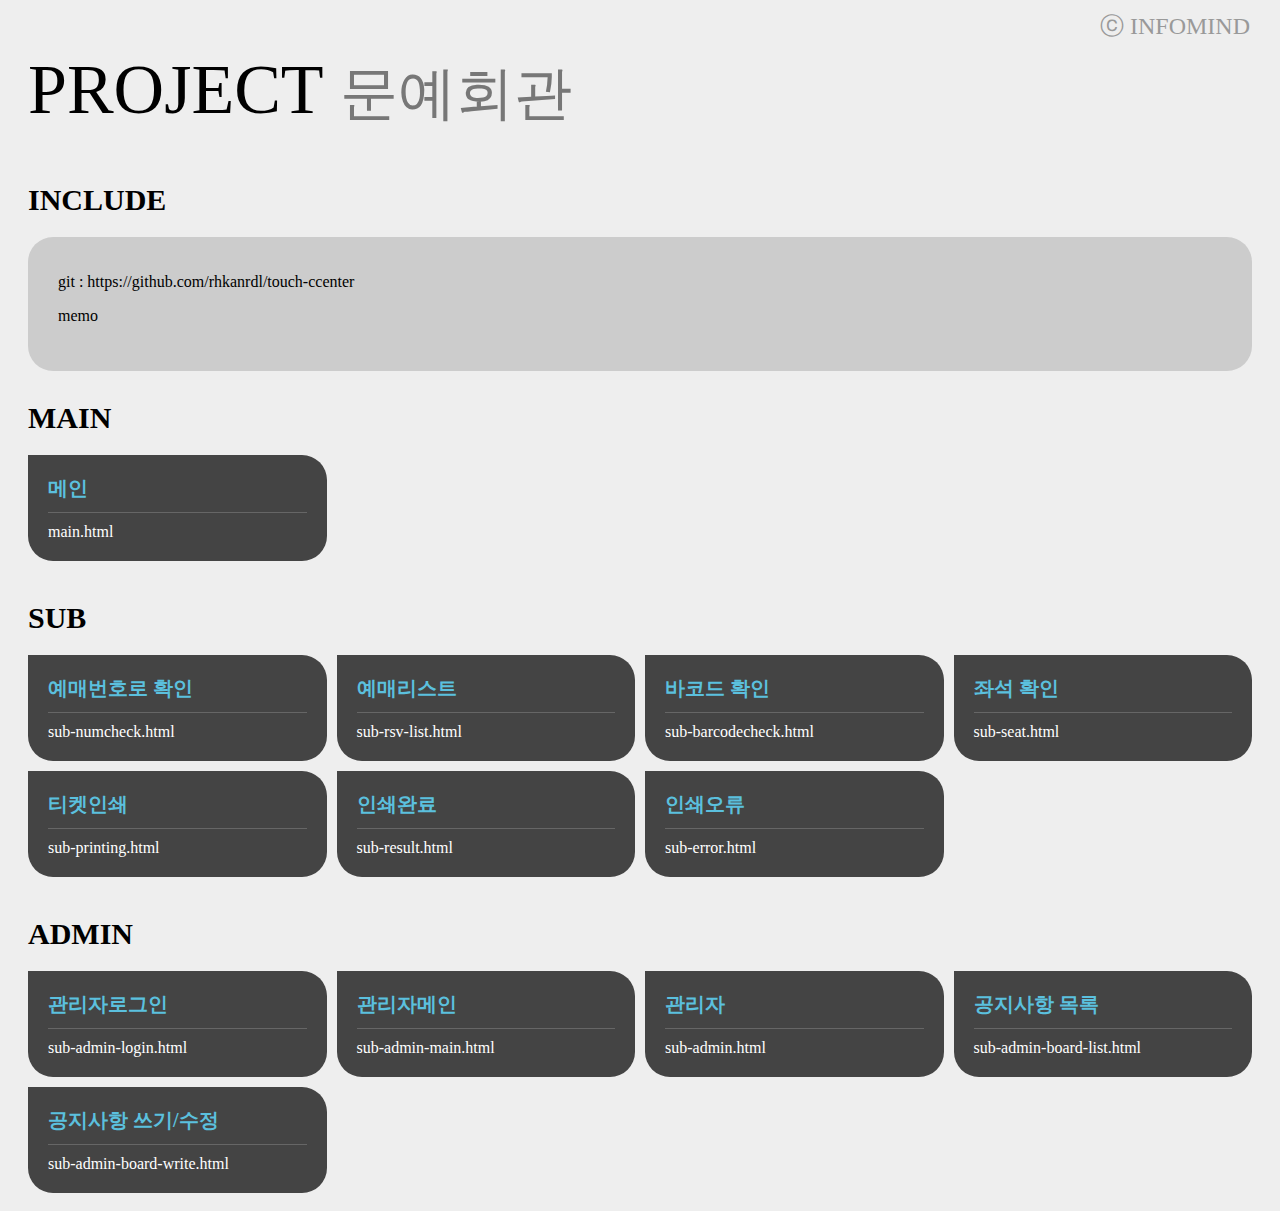
<file: index.html>
<!DOCTYPE html>
<html lang="ko">

    <head>
        <meta charset="utf-8">
        <meta http-equiv="X-UA-Compatible" content="IE=edge">
        <meta name="viewport" content="width=device-width, initial-scale=1">
        <title>infomindUX</title>

        <style>
            * {
                -webkit-box-sizing: border-box;
                -moz-box-sizing: border-box;
                box-sizing: border-box;
            }

            body {
                min-width: 320px;
                font-size: 0;
                text-align: center;
                padding: 0 20px;
                background: #eee;
            }

            @media (min-width:980px) {
                body {
                    text-align: left;
                }
            }

            h1 {
                margin: 50px 0;
                font-size: 70px;
                font-weight: 100;
            }

            h1 small {
                display: inline-block;
                color: #777;
            }

            .memo {
                font-size: 16px;
                background: #ccc;
                border-radius: 25px;
                padding: 20px 30px 30px;

                overflow: hidden;
                text-overflow: ellipsis;
                white-space: nowrap;
            }

            h2 {
                margin: 30px 0 20px;
                font-size: 30px;
                font-weight: 600;

            }

            h3 {
                margin: 10px 0 0;
                font-size: 20px;
                font-weight: 600;

            }

            a {
                display: inline-block;
                font-size: 16px;
                background: #444;
                border-radius: 0 25px 25px 25px;
                width: calc((100% - 30px) / 4);
                padding: 20px;
                margin: 0 10px 10px 0;
                text-align: left;
                color: #fff !important;
                text-decoration: none;

                -webkit-transition: all 0.1s ease;
                -moz-transition: all 0.1s ease;
                -o-transition: all 0.1s ease;
                -ms-transition: all 0.1s ease;
                transition: all 0.1s ease;

            }

            a:nth-child(5n) {
                margin-right: 0;
            }

            a:active,
            a:hover {
                background: #333;
                -webkit-box-shadow: 2px 2px 2px 2px rgba(0, 0, 0, 0.3);
                -moz-box-shadow: 2px 2px 2px 2px rgba(0, 0, 0, 0.3);
                box-shadow: 2px 2px 2px 2px rgba(0, 0, 0, 0.3);

                border-radius: 25px;
            }

            @media (max-width:979px) {
                a {
                    width: 100%;
                    margin: 0 10px 10px 0;

                }

            }

            hr {
                display: block;
                width: 100%;
                max-width: 400px;
                margin: 20px auto;
                border: none;
            }

            strong {
                color: #5bc0de;
                display: block;
                font-size: 20px;
                font-weight: 600;
                border-bottom: 1px solid #666;
                padding-bottom: 10px;
                margin-bottom: 10px;

                overflow: hidden;
                text-overflow: ellipsis;
                white-space: nowrap;
            }

            .co {
                font-size: 24px;
                position: absolute;
                right: 30px;
                top: 10px;
                margin: 0;
                color: #999;
            }
        </style>
    </head>

    <body>
        <h1>PROJECT
            <small>문예회관</small>
        </h1>

        <h2>INCLUDE</h2>
        <div class="memo">
            <p>git : https://github.com/rhkanrdl/touch-ccenter</p>
            <p>memo</p>

        </div>

        <div>
            <h2>MAIN</h2>

            <a href="main.html">
                <strong>메인</strong>
                main.html
            </a>

        </div>



        <div>
            <h2>SUB</h2>

            <a href="sub-numcheck.html">
                <strong>예매번호로 확인</strong>
                sub-numcheck.html
            </a>

            <a href="sub-rsv-list.html">
                <strong>예매리스트</strong>
                sub-rsv-list.html
            </a>

            <a href="sub-barcodecheck.html">
                <strong>바코드 확인</strong>
                sub-barcodecheck.html
            </a>

            <a href="sub-seat.html">
                <strong>좌석 확인</strong>
                sub-seat.html
            </a>

            <a href="sub-printing.html">
                <strong>티켓인쇄</strong>
                sub-printing.html
            </a>

            <a href="sub-result.html">
                <strong>인쇄완료</strong>
                sub-result.html
            </a>

            <a href="sub-error.html">
                <strong>인쇄오류</strong>
                sub-error.html
            </a>






        </div>


        <div>
            <h2>ADMIN</h2>

            <a href="sub-admin-login.html">
                <strong>관리자로그인</strong>
                sub-admin-login.html
            </a>

            <a href="sub-admin-main.html">
                <strong>관리자메인</strong>
                sub-admin-main.html
            </a>

            <a href="sub-admin.html">
                <strong>관리자</strong>
                sub-admin.html
            </a>

            <a href="sub-admin-board-list.html">
                <strong>공지사항 목록</strong>
                sub-admin-board-list.html
            </a>

            <a href="sub-admin-board-write.html">
                <strong>공지사항 쓰기/수정</strong>
                sub-admin-board-write.html
            </a>





        </div>

        <p class="co">ⓒ INFOMIND</p>

    </body>

</html>
</file>
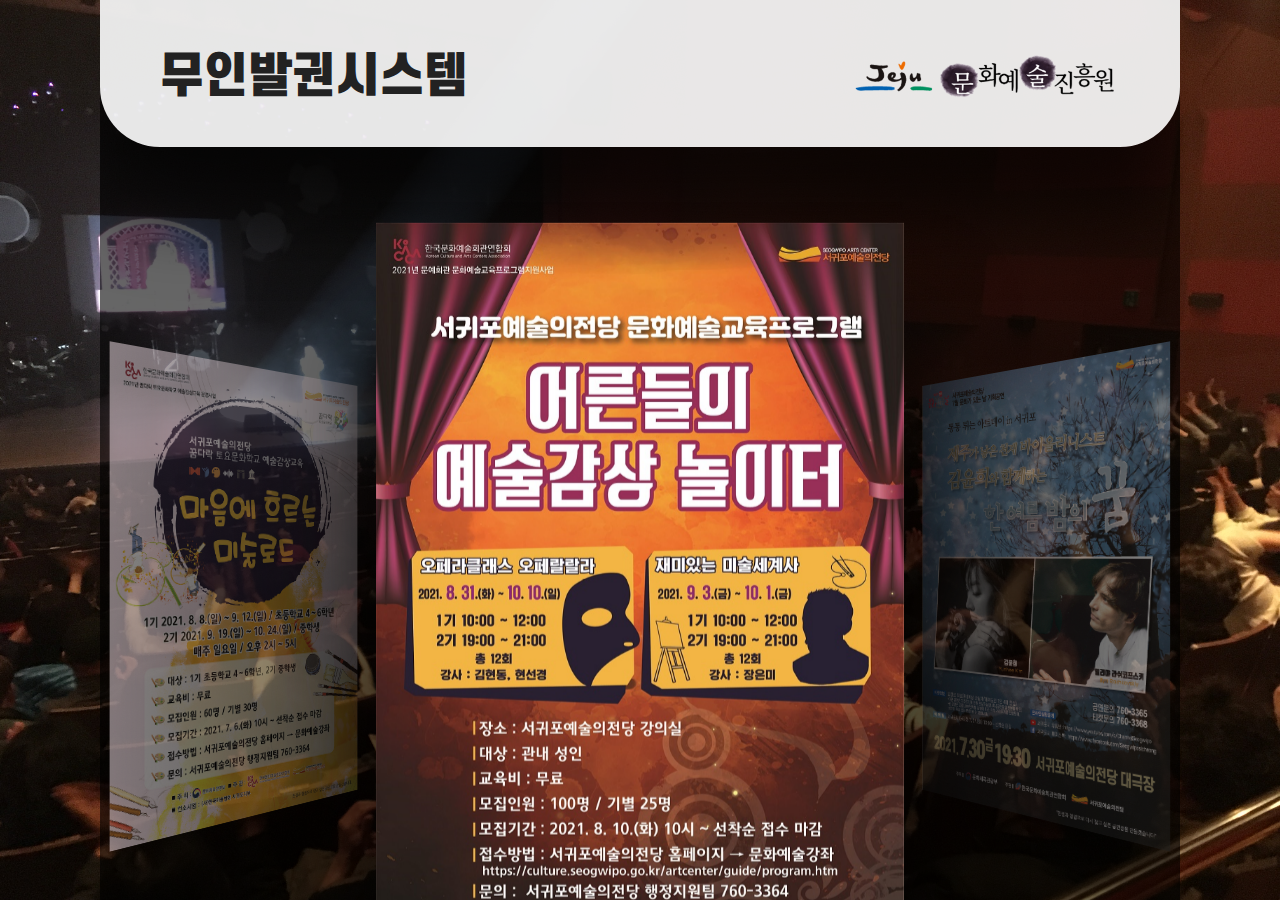
<file: main.html>
<!DOCTYPE html>
<html lang="ko">

    <head>
        <meta charset="utf-8">
        <meta http-equiv="X-UA-Compatible" content="IE=edge">
        <meta name="viewport" content="width=device-width, initial-scale=1">
        <title>infomind 무인발권기</title>
        <link href="source/css/boxicons.css" rel="stylesheet">
        <link href="source/css/swiper.min.css" rel="stylesheet">
        <link href="source/css/style.css" rel="stylesheet">
        <!-- javaScript -->
        <script src="source/js/jquery-3.5.1.min.js"></script>
        <script src="source/js/jquery.nicescroll.min.js"></script>
        <script src="source/js/swiper.min.js"></script>
        <script src="source/js/common.js"></script>


    </head>


    <body class="main">

        <div class="outline">


            <!-- S:header -->
            <header id="header">
                <div class="container">
                    <h1><a href="/">무인발권시스템</a></h1>

                    <a class="admin" href="">관리자</a>
                </div>
            </header>
            <!-- E:header -->
            



            <!-- S:mainContent -->
            <div id="content" class="main">

                <h2><small>제주시</small>문예회관</h2>

                <section class="main-slider">

                    <div class="swiper-wrapper">
                        <div class="swiper-slide">
                            <img src="source/images/tmp-poster02.png" alt="">
                        </div>
                        <div class="swiper-slide">
                            <img src="source/images/tmp-poster03.png" alt="">
                        </div>
                        <div class="swiper-slide">
                            <img src="source/images/tmp-poster04.png" alt="">
                        </div>
                    </div>
                    
                    <div class="swiper-pagination"></div>
            </section>

                <section class="main-buttons">

                    <div class="container">

                        <div class="info-text">
                            <p>할인이 포함된 주문은 매표소로 문의 바랍니다 (문화사랑 제외)</p>
                            <p>할인이 포함된 주문은 매표소로 문의 바랍니다 (문화사랑 제외)</p>
                            <p>할인이 포함된 주문은 매표소로 문의 바랍니다 (문화사랑 제외)</p>
                            <p><strong>할인이 포함된 주문은 매표소로 문의 바랍니다 (문화사랑 제외)</strong></p>
                        </div>

                        <ul>
                            <li class="num">
                                <a href="#">
                                    <i class='bx bxs-coupon' ></i>
                                    <strong>주문번호</strong>예매확인
                                </a>
                            </li>
                            <li class="phone">
                                <a href="">
                                    <i class='bx bx-dialpad'></i>
                                    <strong>휴대폰번호</strong>예매확인
                                </a> 
                            </li>
                        </ul>

                    </div>
                </section>


                <!-- <article class="float-bar">
                    <a class="home" href=""><i class='bx bx-home'></i>HOME</a>
                </article> -->
                
            </div>
            <!-- E:mainContent -->



        </div>

    </body>

</html>
</file>
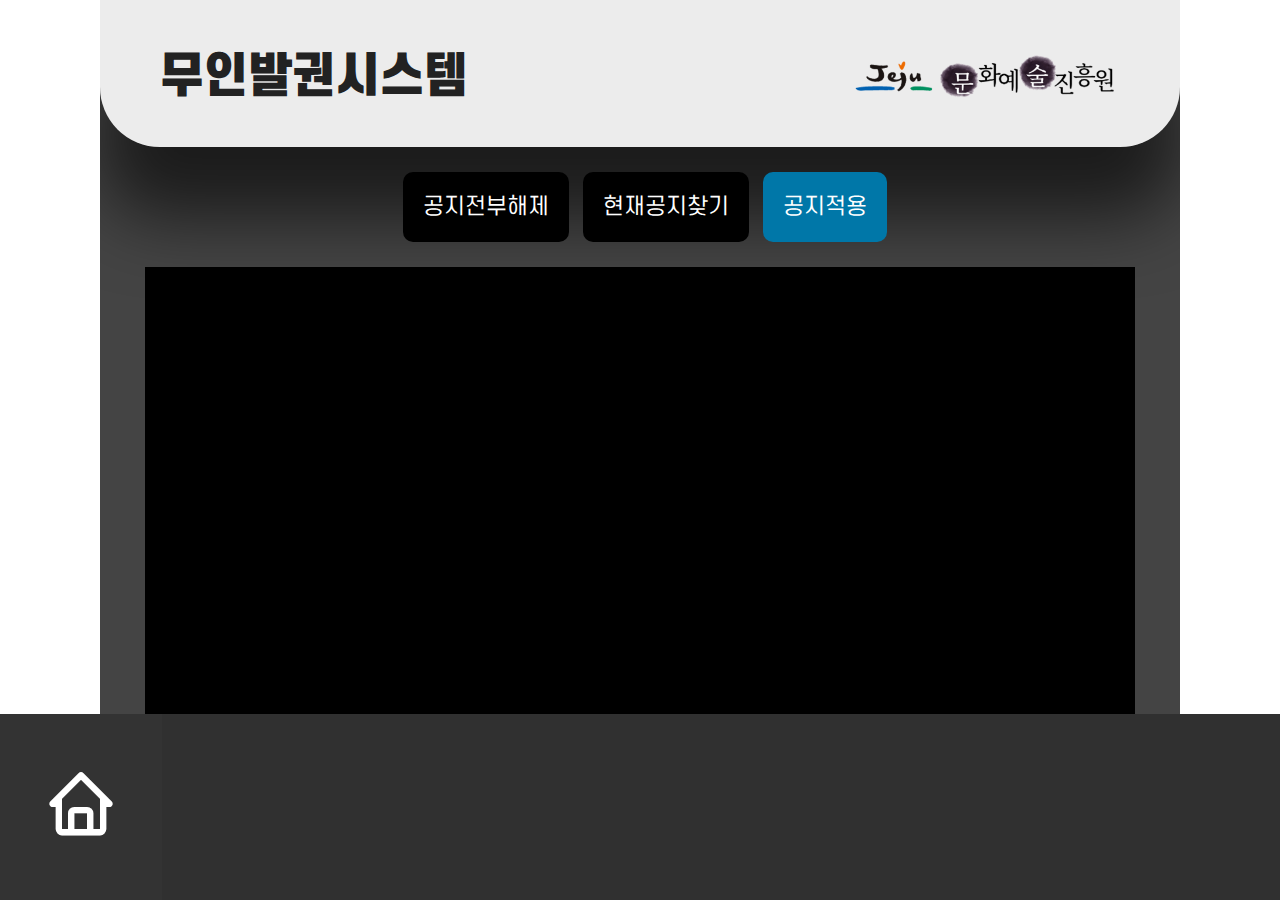
<file: sub-admin-board-list.html>
<!DOCTYPE html>
<html lang="ko">

    <head>
        <meta charset="utf-8">
        <meta http-equiv="X-UA-Compatible" content="IE=edge">
        <meta name="viewport" content="width=device-width, initial-scale=1">
        <title>infomind 무인발권기</title>
        <link href="source/css/boxicons.css" rel="stylesheet">
        <link href="source/css/swiper.min.css" rel="stylesheet">
        <link href="source/css/datepicker.css" rel="stylesheet">
        <link href="source/css/style.css" rel="stylesheet">
        <!-- javaScript -->
        <script src="source/js/jquery-3.5.1.min.js"></script>
        <script src="source/js/swiper.min.js"></script>
        <script src="source/js/datepicker.min.js"></script>
        <script src="source/js/common.js"></script>


    </head>

    <body class="sub">

        <div class="outline">



            <!-- S:header -->
            <header id="header">
                <div class="container">
                    <h1><a href="/">무인발권시스템</a></h1>

                    <a class="admin" href="">관리자</a>
                </div>
            </header>
            <!-- E:header -->
            





            <!-- S:mainContent -->
            <div id="content" class="sub">




                <section class="sub-admin">
                    <div class="container">

                        <h2>
                            관리자화면                      
                        </h2>

                        <div class="btn-area">
                            <button>공지전부해제</button>
                            <button>현재공지찾기</button>
                            <button class="main">공지적용</button>
                        </div>

                        <div class="table-area">
                            
                        </div>
                        
                        <ul class="item3">
                            <li><a href=""><i class='bx bx-dollar-circle' ></i>매출내역</a></li>
                            <li><a class="active" href=""><i class='bx bx-error' ></i>장애내역</a></li>
                            <li><a href=""><i class='bx bx-notepad'></i>공지사항</a></li>
                        </ul>

                    </div>
                </section>



                <article class="float-bar">
                    <a class="home" href=""><i class='bx bx-home'></i>HOME</a>
                </article>


            </div>
            <!-- E:mainContent -->




        </div>

    </body>

</html>
</file>
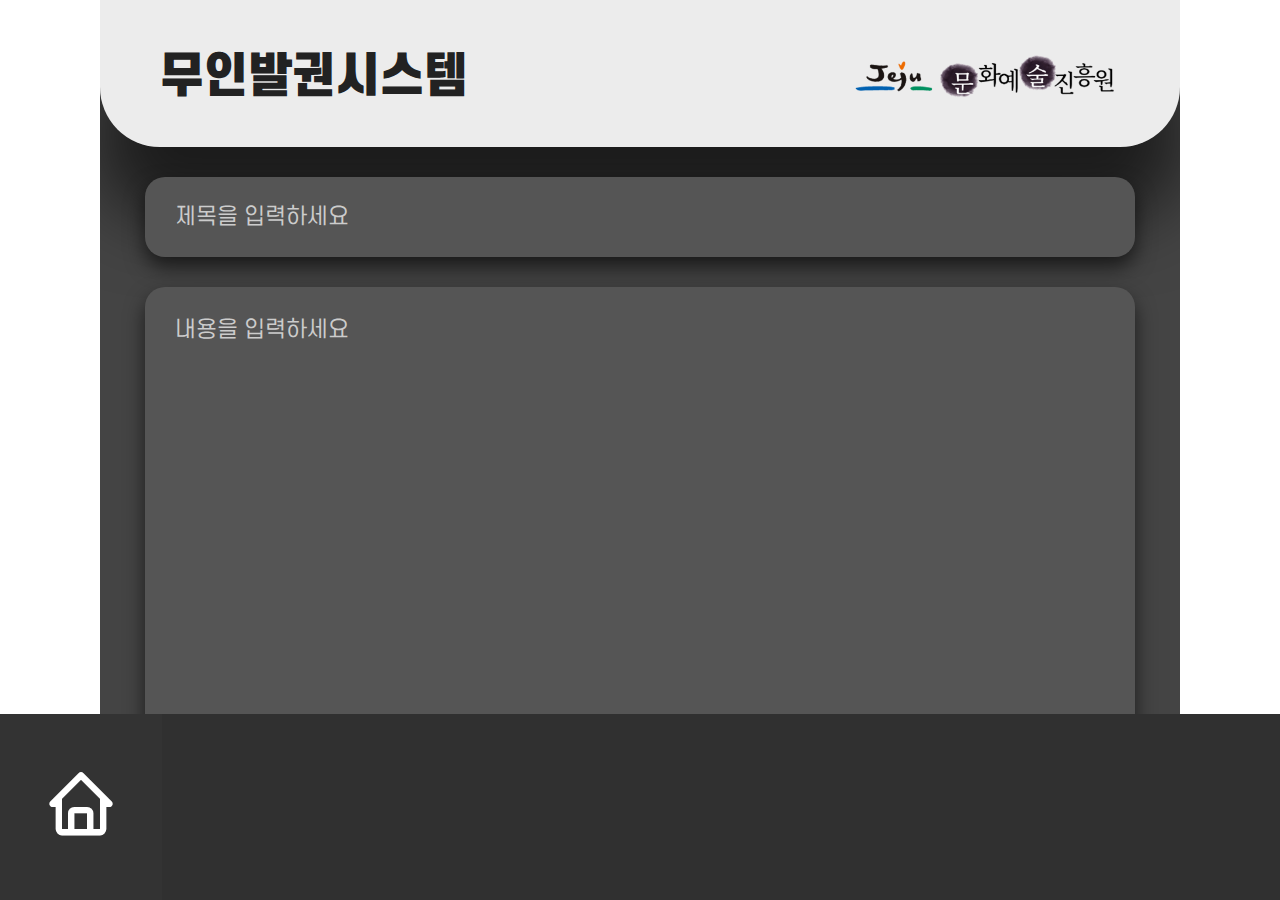
<file: sub-admin-board-write.html>
<!DOCTYPE html>
<html lang="ko">

    <head>
        <meta charset="utf-8">
        <meta http-equiv="X-UA-Compatible" content="IE=edge">
        <meta name="viewport" content="width=device-width, initial-scale=1">
        <title>infomind 무인발권기</title>
        <link href="source/css/boxicons.css" rel="stylesheet">
        <link href="source/css/swiper.min.css" rel="stylesheet">
        <link href="source/css/datepicker.css" rel="stylesheet">
        <link href="source/css/style.css" rel="stylesheet">
        <!-- javaScript -->
        <script src="source/js/jquery-3.5.1.min.js"></script>
        <script src="source/js/swiper.min.js"></script>
        <script src="source/js/datepicker.min.js"></script>
        <script src="source/js/common.js"></script>


    </head>

    <body class="sub">

        <div class="outline">



            <!-- S:header -->
            <header id="header">
                <div class="container">
                    <h1><a href="/">무인발권시스템</a></h1>

                    <a class="admin" href="">관리자</a>
                </div>
            </header>
            <!-- E:header -->
            





            <!-- S:mainContent -->
            <div id="content" class="sub">




                <section class="sub-admin">
                    <div class="container">

                        <h2>
                            관리자화면                      
                        </h2>


                        <div class="board-write">
                            <input type="text" placeholder="제목을 입력하세요">
                            <textarea placeholder="내용을 입력하세요"></textarea>

                            <div class="button-area">
                                <div class="left">
                                    <button>수정</button>
                                    <button>삭제</button>
                                    <button>목록</button>
                                </div>
                                <div class="right">
                                    <button class="sub">공지적용</button>
                                    <button class="sub">공지해제</button>
                                    <button class="main">저장</button>
                                </div>
                            </div>
                        </div>
                        
                        <ul class="item3">
                            <li><a href=""><i class='bx bx-dollar-circle' ></i>매출내역</a></li>
                            <li><a class="active" href=""><i class='bx bx-error' ></i>장애내역</a></li>
                            <li><a href=""><i class='bx bx-notepad'></i>공지사항</a></li>
                        </ul>

                    </div>
                </section>



                <article class="float-bar">
                    <a class="home" href=""><i class='bx bx-home'></i>HOME</a>
                </article>


            </div>
            <!-- E:mainContent -->




        </div>

    </body>

</html>
</file>
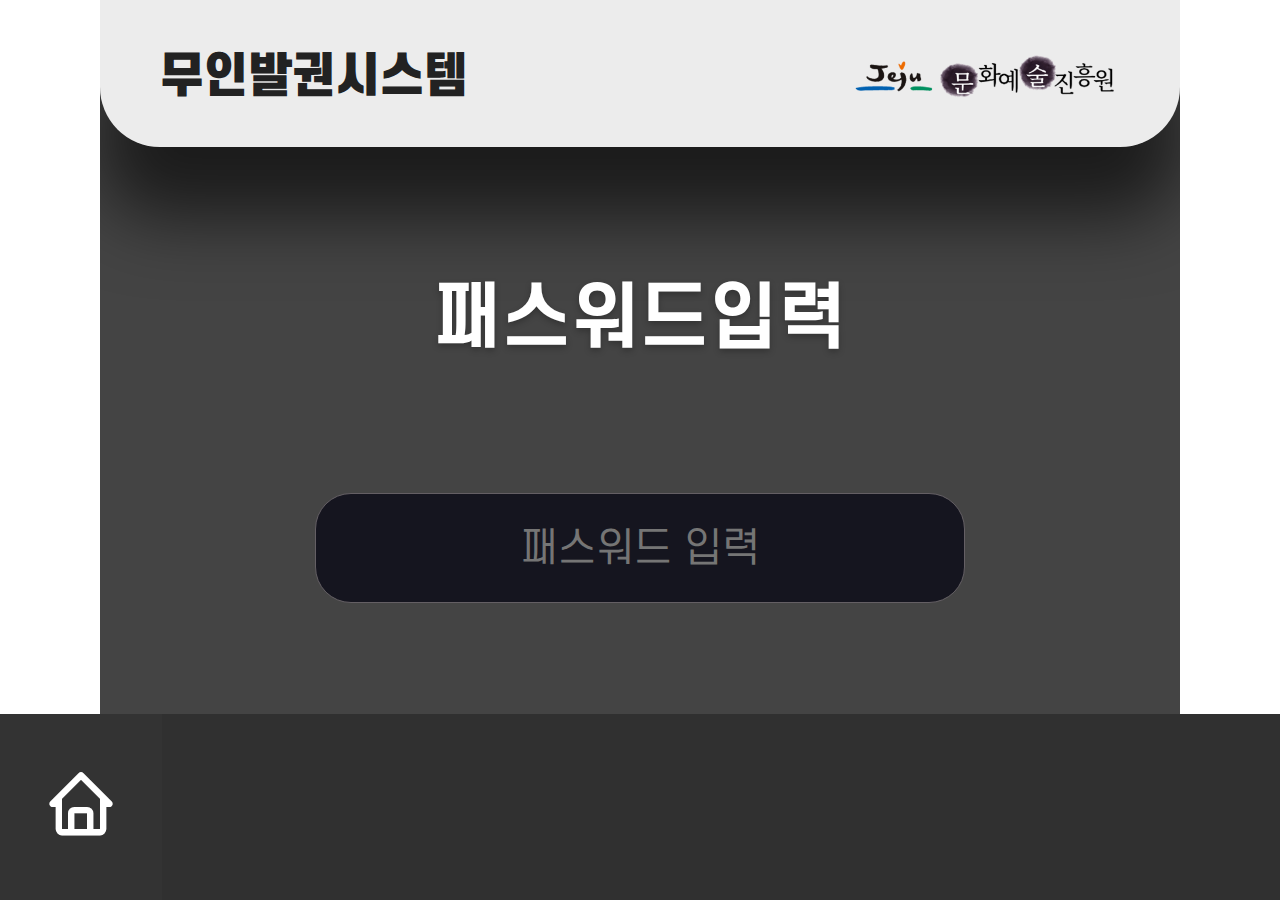
<file: sub-admin-login.html>
<!DOCTYPE html>
<html lang="ko">

    <head>
        <meta charset="utf-8">
        <meta http-equiv="X-UA-Compatible" content="IE=edge">
        <meta name="viewport" content="width=device-width, initial-scale=1">
        <title>infomind 무인발권기</title>
        <link href="source/css/boxicons.css" rel="stylesheet">
        <link href="source/css/swiper.min.css" rel="stylesheet">
        <link href="source/css/style.css" rel="stylesheet">
        <!-- javaScript -->
        <script src="source/js/jquery-3.5.1.min.js"></script>
        <script src="source/js/swiper.min.js"></script>
        <script src="source/js/common.js"></script>


    </head>

    <body class="sub">

        <div class="outline">



            <!-- S:header -->
            <header id="header">
                <div class="container">
                    <h1><a href="/">무인발권시스템</a></h1>

                    <a class="admin" href="">관리자</a>
                </div>
            </header>
            <!-- E:header -->
            



            <!-- S:mainContent -->
            <div id="content" class="sub">




                <section class="sub-admin-login">
                    <div class="container">

                        <h2>패스워드입력</h2>

                        <fieldset>
                            <legend>관리자 패스워드 입력</legend>

                            <label for="passwd">패스워드 입력</label>
                            <input id="passwd" class="forkeypad" type="password" autofocus placeholder="패스워드 입력">



                            <article class="keypad">
                                <p><button>1</button></p>
                                <p><button>2</button></p>
                                <p><button>3</button></p>
                                <p><button>4</button></p>
                                <p><button>5</button></p>
                                <p><button>6</button></p>
                                <p><button>7</button></p>
                                <p><button>8</button></p>
                                <p><button>9</button></p>
                                <p><button>0</button></p>
                                <p><button class="del">초기화</button></p>
                                <p><button class="back"><i class='bx bx-arrow-back'></i>DEL</button></p>
                            </article>
    


                            <button class="submit">확인</button>
                            <button class="cancle">취소</button>
                        </fieldset>
                    </div>
                </section>



                <article class="float-bar">
                    <a class="home" href=""><i class='bx bx-home'></i>HOME</a>
                </article>


            </div>
            <!-- E:mainContent -->




        </div>

    </body>

</html>
</file>
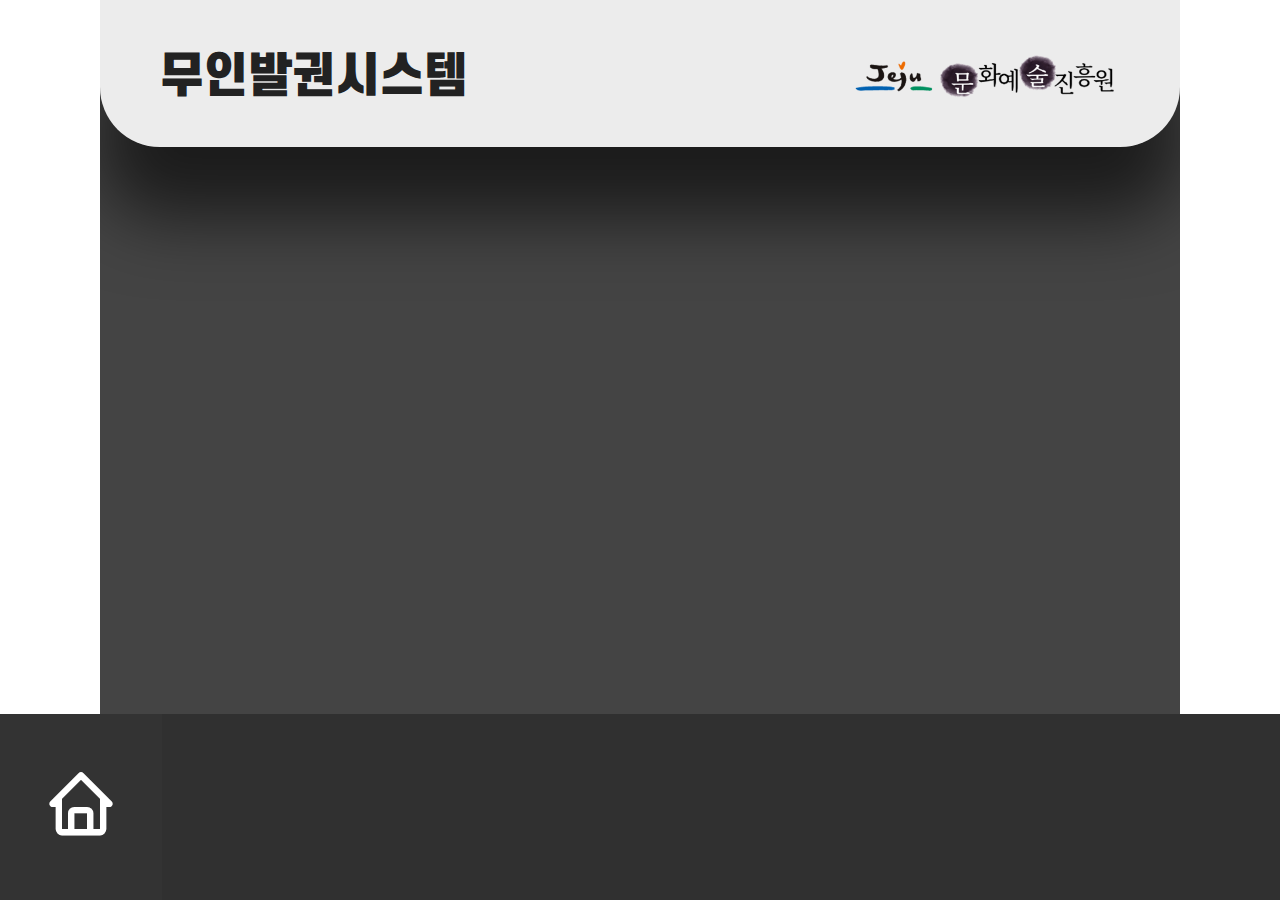
<file: sub-admin-main.html>
<!DOCTYPE html>
<html lang="ko">

    <head>
        <meta charset="utf-8">
        <meta http-equiv="X-UA-Compatible" content="IE=edge">
        <meta name="viewport" content="width=device-width, initial-scale=1">
        <title>infomind 무인발권기</title>
        <link href="source/css/boxicons.css" rel="stylesheet">
        <link href="source/css/swiper.min.css" rel="stylesheet">
        <link href="source/css/style.css" rel="stylesheet">
        <!-- javaScript -->
        <script src="source/js/jquery-3.5.1.min.js"></script>
        <script src="source/js/swiper.min.js"></script>
        <script src="source/js/common.js"></script>


    </head>

    <body class="sub">

        <div class="outline">



            <!-- S:header -->
            <header id="header">
                <div class="container">
                    <h1><a href="/">무인발권시스템</a></h1>

                    <a class="admin" href="">관리자</a>
                </div>
            </header>
            <!-- E:header -->
            





            <!-- S:mainContent -->
            <div id="content" class="sub">




                <section class="sub-admin-main">
                    <div class="container">

                        <h2>
                            메뉴화면                      
                        </h2>
                        
                        <ul>
                            <li><a href=""><i class='bx bx-dollar-circle' ></i>매출내역</a></li>
                            <li><a href=""><i class='bx bx-error' ></i>장애내역</a></li>
                            <li><a href=""><i class='bx bx-refresh' ></i>재부팅</a></li>
                            <li><a href=""><i class='bx bx-plug' ></i>종료</a></li>
                        </ul>

                    </div>
                </section>



                <article class="float-bar">
                    <a class="home" href=""><i class='bx bx-home'></i>HOME</a>
                </article>


            </div>
            <!-- E:mainContent -->




        </div>

    </body>

</html>
</file>
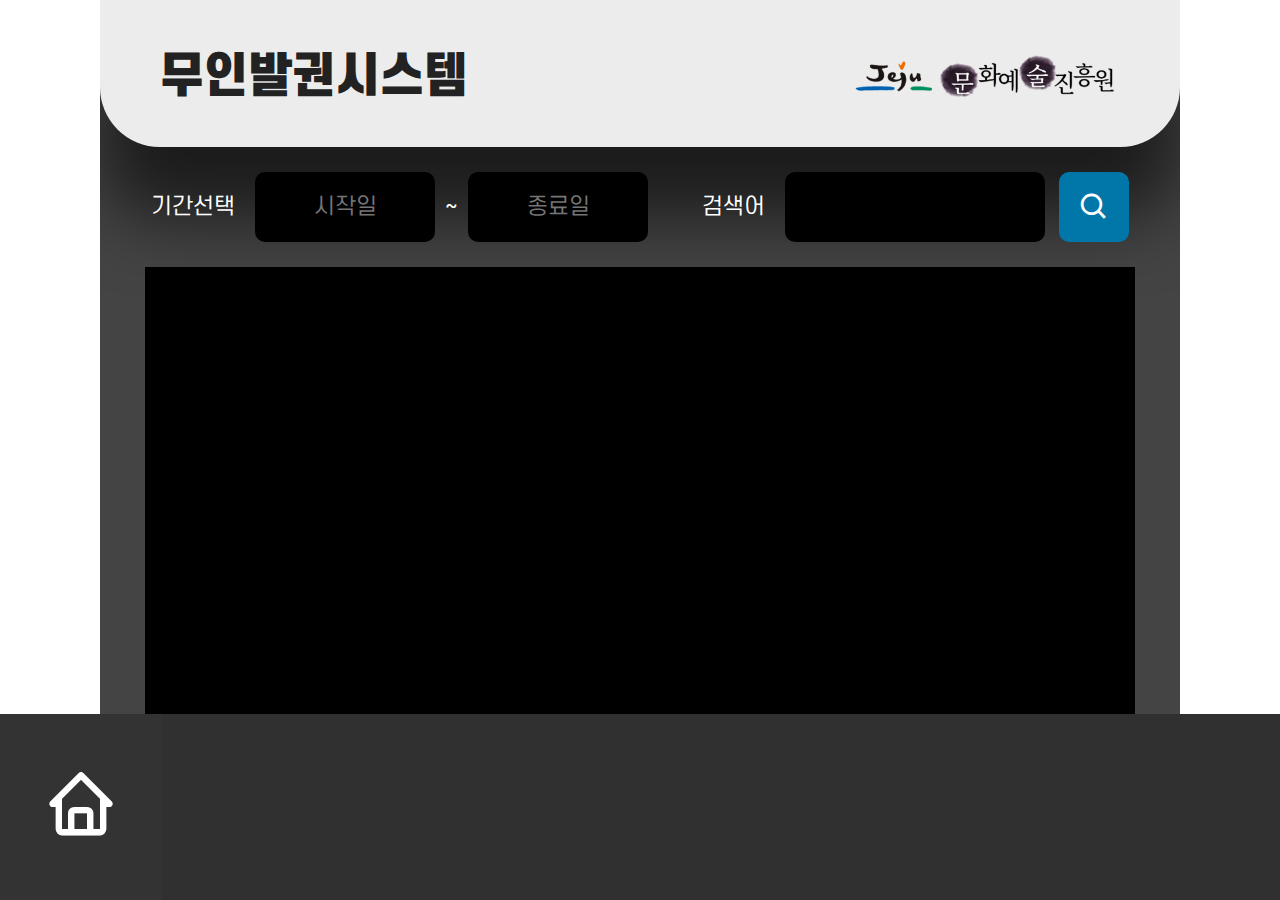
<file: sub-admin.html>
<!DOCTYPE html>
<html lang="ko">

    <head>
        <meta charset="utf-8">
        <meta http-equiv="X-UA-Compatible" content="IE=edge">
        <meta name="viewport" content="width=device-width, initial-scale=1">
        <title>infomind 무인발권기</title>
        <link href="source/css/boxicons.css" rel="stylesheet">
        <link href="source/css/swiper.min.css" rel="stylesheet">
        <link href="source/css/datepicker.css" rel="stylesheet">
        <link href="source/css/style.css" rel="stylesheet">
        <!-- javaScript -->
        <script src="source/js/jquery-3.5.1.min.js"></script>
        <script src="source/js/swiper.min.js"></script>
        <script src="source/js/datepicker.min.js"></script>
        <script src="source/js/common.js"></script>


    </head>

    <body class="sub">

        <div class="outline">



            <!-- S:header -->
            <header id="header">
                <div class="container">
                    <h1><a href="/">무인발권시스템</a></h1>

                    <a class="admin" href="">관리자</a>
                </div>
            </header>
            <!-- E:header -->
            





            <!-- S:mainContent -->
            <div id="content" class="sub">




                <section class="sub-admin">
                    <div class="container">

                        <h2>
                            관리자화면                      
                        </h2>

                        <div class="tool-area">
                            <label>기간선택</label><input type="text" class="start-date" placeholder="시작일"><u>~</u><input type="text" class="end-date" placeholder="종료일">
                            <label for="text">검색어</label><input id="text" class="text" type="text">
                            <button><i class='bx bx-search'></i>검색</button>
                        </div>

                        <div class="table-area">
                            
                        </div>
                        
                        <ul>
                            <li><a href=""><i class='bx bx-dollar-circle' ></i>매출내역</a></li>
                            <li><a class="active" href=""><i class='bx bx-error' ></i>장애내역</a></li>
                            <li><a href=""><i class='bx bx-refresh' ></i>재부팅</a></li>
                            <li><a href=""><i class='bx bx-plug' ></i>종료</a></li>
                        </ul>

                    </div>
                </section>



                <article class="float-bar">
                    <a class="home" href=""><i class='bx bx-home'></i>HOME</a>
                </article>


            </div>
            <!-- E:mainContent -->




        </div>

    </body>

</html>
</file>
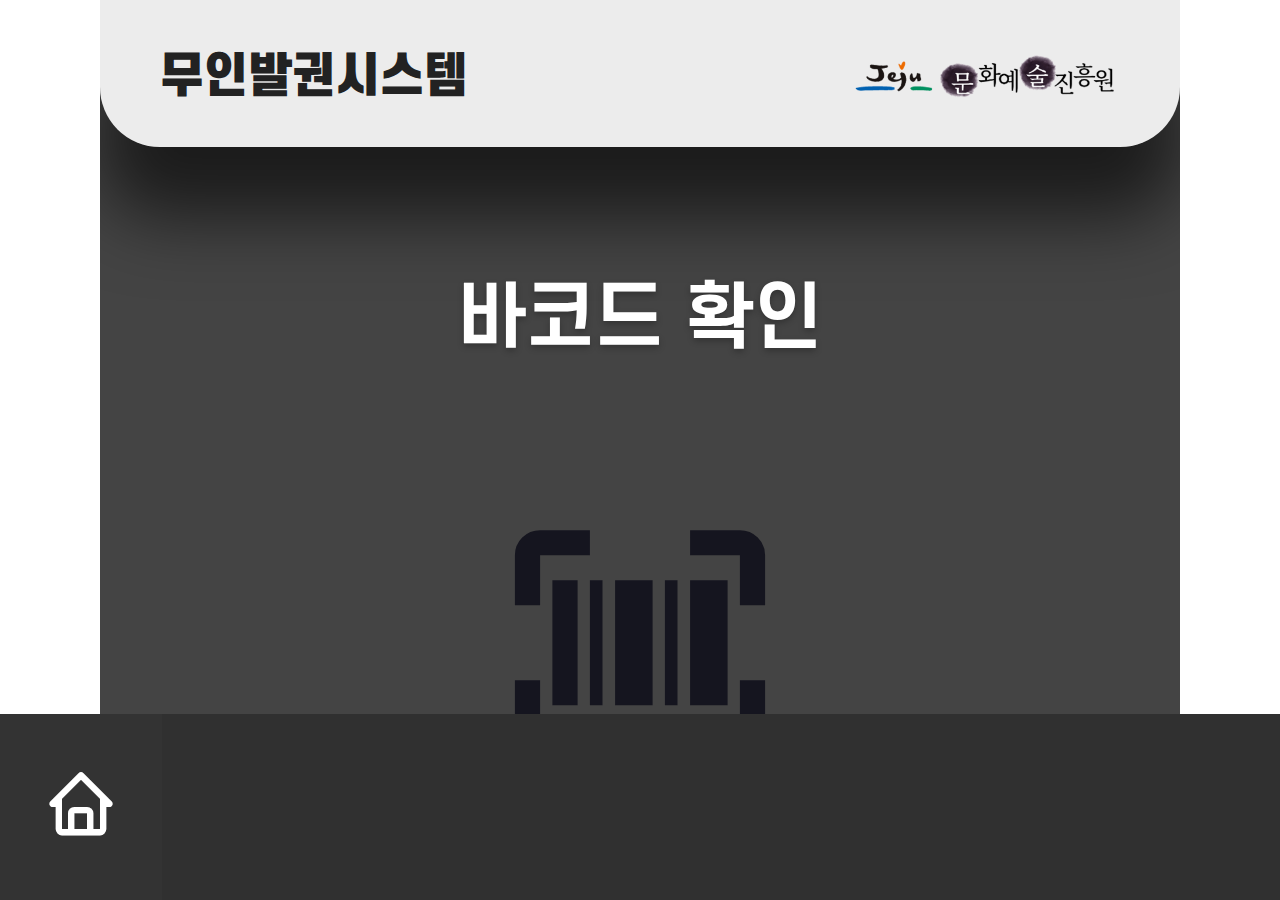
<file: sub-barcodecheck.html>
<!DOCTYPE html>
<html lang="ko">

    <head>
        <meta charset="utf-8">
        <meta http-equiv="X-UA-Compatible" content="IE=edge">
        <meta name="viewport" content="width=device-width, initial-scale=1">
        <title>infomind 무인발권기</title>
        <link href="source/css/boxicons.css" rel="stylesheet">
        <link href="source/css/swiper.min.css" rel="stylesheet">
        <link href="source/css/style.css" rel="stylesheet">
        <!-- javaScript -->
        <script src="source/js/jquery-3.5.1.min.js"></script>
        <script src="source/js/swiper.min.js"></script>
        <script src="source/js/common.js"></script>


    </head>

    <body class="sub">

        <div class="outline">



            <!-- S:header -->
            <header id="header">
                <div class="container">
                    <h1><a href="/">무인발권시스템</a></h1>

                    <a class="admin" href="">관리자</a>
                </div>
            </header>
            <!-- E:header -->
            


            <!-- S:mainContent -->
            <div id="content" class="sub">




                <section class="sub-barcode">
                    <div class="container">

                        <h2>바코드 확인</h2>

                        <article class="messages">
                            <i class='bx bx-barcode-reader' ></i>
                            <p>소지하고 계신 바코드를</p>
                            <p>하단 바코드 인식창에 가까이 대 주세요</p>
                        </article>

                    </div>
                </section>


                <article class="float-bar">
                    <a class="home" href=""><i class='bx bx-home'></i>HOME</a>
                </article>


            </div>
            <!-- E:mainContent -->




        </div>

    </body>

</html>
</file>
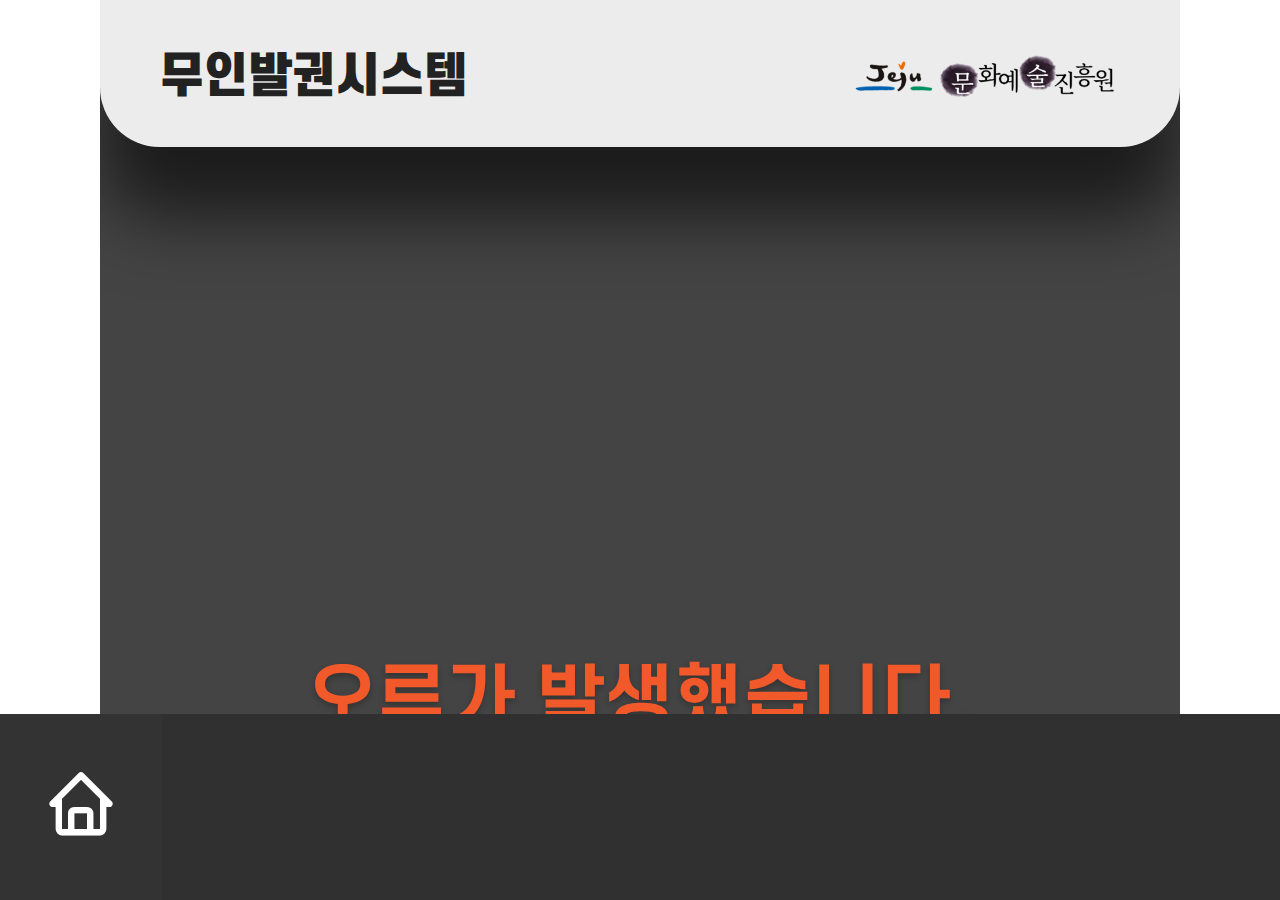
<file: sub-error.html>
<!DOCTYPE html>
<html lang="ko">

    <head>
        <meta charset="utf-8">
        <meta http-equiv="X-UA-Compatible" content="IE=edge">
        <meta name="viewport" content="width=device-width, initial-scale=1">
        <title>infomind 무인발권기</title>
        <link href="source/css/boxicons.css" rel="stylesheet">
        <link href="source/css/swiper.min.css" rel="stylesheet">
        <link href="source/css/style.css" rel="stylesheet">
        <!-- javaScript -->
        <script src="source/js/jquery-3.5.1.min.js"></script>
        <script src="source/js/swiper.min.js"></script>
        <script src="source/js/common.js"></script>


    </head>

    <body class="sub">

        <div class="outline">



            <!-- S:header -->
            <header id="header">
                <div class="container">
                    <h1><a href="/">무인발권시스템</a></h1>

                    <a class="admin" href="">관리자</a>
                </div>
            </header>
            <!-- E:header -->
            





            <!-- S:mainContent -->
            <div id="content" class="sub">




                <section class="sub-result error">
                    <div class="container">

                        <h2>
                            오류가 발생했습니다.
                            <small>매표소에 문의하여 주십시오</smal>                        
                        </h2>
                        
                        <p>10초후 처음화면으로 돌아갑니다.</p>

                    </div>
                </section>



                <article class="float-bar">
                    <a class="home" href=""><i class='bx bx-home'></i>HOME</a>
                </article>


            </div>
            <!-- E:mainContent -->




        </div>

    </body>

</html>
</file>
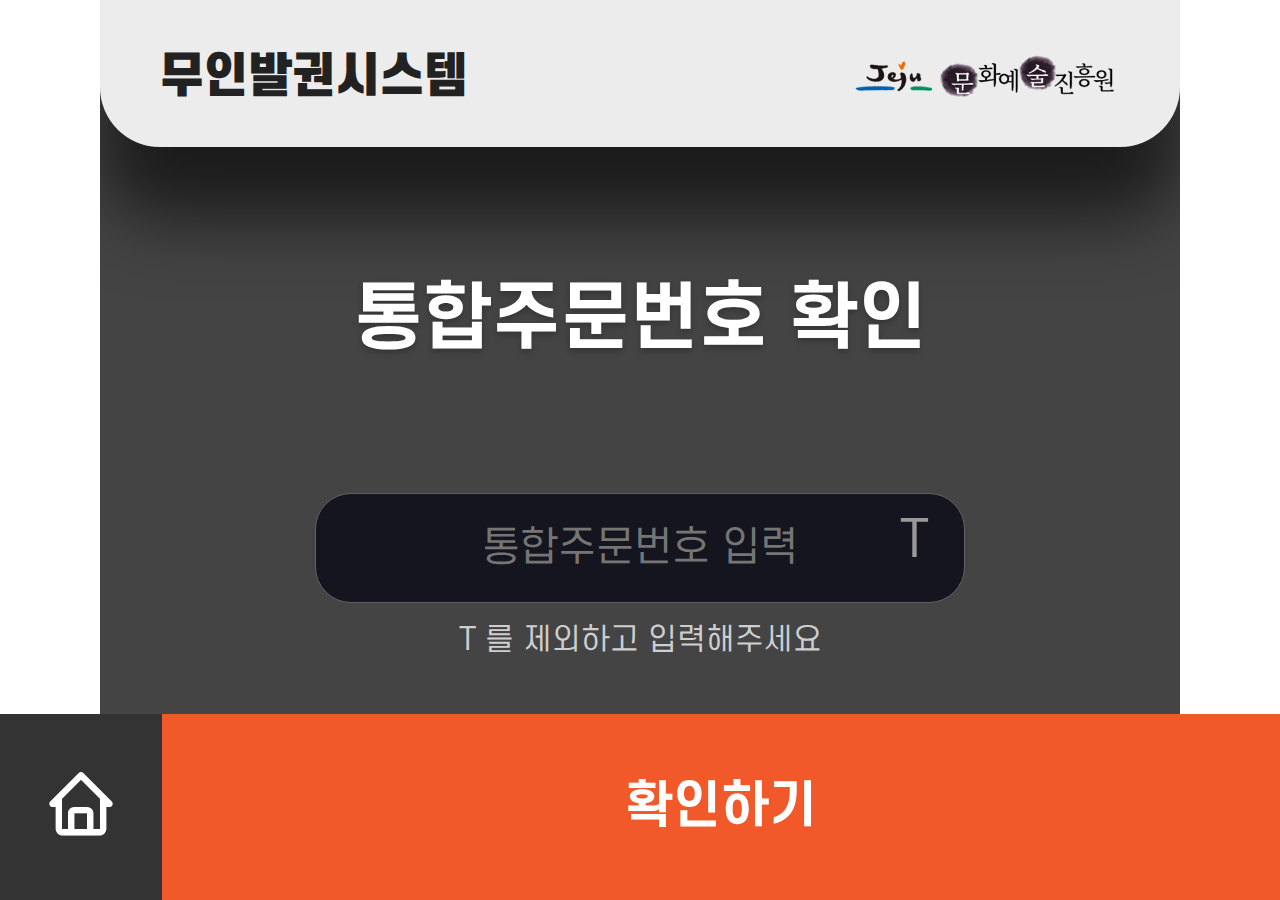
<file: sub-numcheck.html>
<!DOCTYPE html>
<html lang="ko">

    <head>
        <meta charset="utf-8">
        <meta http-equiv="X-UA-Compatible" content="IE=edge">
        <meta name="viewport" content="width=device-width, initial-scale=1">
        <title>infomind 무인발권기</title>
        <link href="source/css/boxicons.css" rel="stylesheet">
        <link href="source/css/swiper.min.css" rel="stylesheet">
        <link href="source/css/style.css" rel="stylesheet">
        <!-- javaScript -->
        <script src="source/js/jquery-3.5.1.min.js"></script>
        <script src="source/js/swiper.min.js"></script>
        <script src="source/js/common.js"></script>


    </head>

    <body class="sub">

        <div class="outline">



            <!-- S:header -->
            <header id="header">
                <div class="container">
                    <h1><a href="/">무인발권시스템</a></h1>

                    <a class="admin" href="">관리자</a>
                </div>
            </header>
            <!-- E:header -->
            



            <!-- S:mainContent -->
            <div id="content" class="sub">




                <section class="sub-numcheck">
                    <div class="container">

                        <h2>통합주문번호 확인</h2>

                        <fieldset>
                            <legend>통합주문번호 입력</legend>

                            <label for="number">통합주문번호</label>
                            <input id="number" class="forkeypad" type="text" autofocus placeholder="통합주문번호 입력">
                            <i class="information">T 를 제외하고 입력해주세요</i> -->
/

                            <!-- <label for="number">휴대폰 번호</label>
                            <input id="mobile" class="forkeypad" type="text" placeholder="휴대폰 번호 입력">
                            <i class="information">- 를 제외하고 입력해주세요</i> -->

                            <div class="message on">
                                <!-- 메시지 유무에 따라 클래스 on 토글-->
                                예매정보가 없습니다. 번호를 다시 확인해주세요
                            </div>



                            <article class="keypad">
                                <p><button>1</button></p>
                                <p><button>2</button></p>
                                <p><button>3</button></p>
                                <p><button>4</button></p>
                                <p><button>5</button></p>
                                <p><button>6</button></p>
                                <p><button>7</button></p>
                                <p><button>8</button></p>
                                <p><button>9</button></p>
                                <p><button>0</button></p>
                                <p><button class="del">초기화</button></p>
                                <p><button class="back"><i class='bx bx-arrow-back'></i>DEL</button></p>
                            </article>
    


                        </fieldset>
                    </div>
                </section>



                <article class="float-bar">
                    <a class="home" href=""><i class='bx bx-home'></i>HOME</a>
                    <button class="main-btn">확인하기</button>
                </article>



            </div>
            <!-- E:mainContent -->




        </div>

    </body>

</html>
</file>
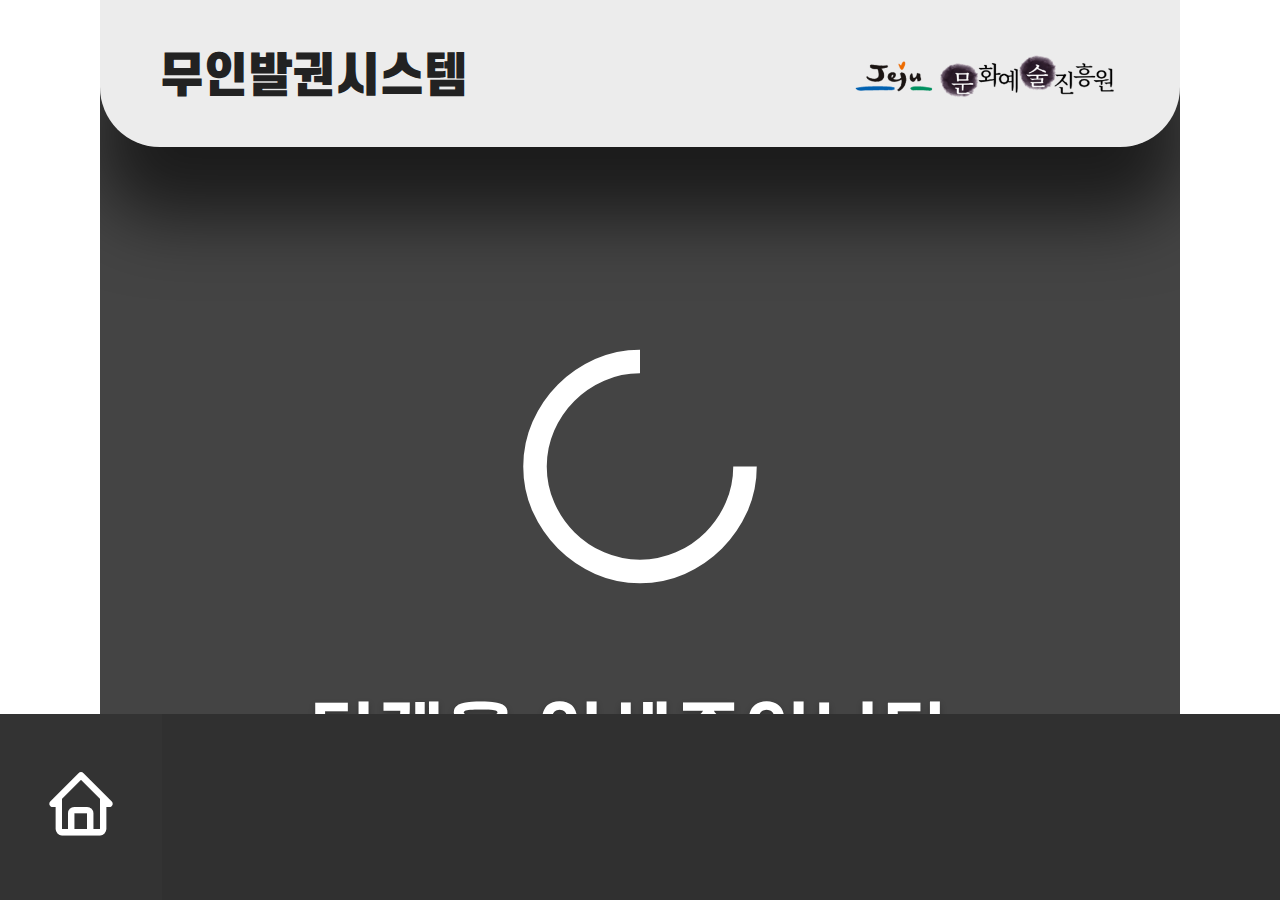
<file: sub-printing.html>
<!DOCTYPE html>
<html lang="ko">

    <head>
        <meta charset="utf-8">
        <meta http-equiv="X-UA-Compatible" content="IE=edge">
        <meta name="viewport" content="width=device-width, initial-scale=1">
        <title>infomind 무인발권기</title>
        <link href="source/css/boxicons.css" rel="stylesheet">
        <link href="source/css/swiper.min.css" rel="stylesheet">
        <link href="source/css/style.css" rel="stylesheet">
        <!-- javaScript -->
        <script src="source/js/jquery-3.5.1.min.js"></script>
        <script src="source/js/swiper.min.js"></script>
        <script src="source/js/common.js"></script>


    </head>

    <body class="sub">

        <div class="outline">



            <!-- S:header -->
            <header id="header">
                <div class="container">
                    <h1><a href="/">무인발권시스템</a></h1>

                    <a class="admin" href="">관리자</a>
                </div>
            </header>
            <!-- E:header -->
            





            <!-- S:mainContent -->
            <div id="content" class="sub">




                <section class="sub-printing">
                    <div class="container">


                        <i class='bx bx-loader-alt bx-spin'></i>
                        <h2>
                            티켓을 인쇄중입니다.
                            
                            <small>잠시만 기다려 주세요</small>
                        </h2>



                    </div>
                </section>


                <article class="float-bar">
                    <a class="home" href=""><i class='bx bx-home'></i>HOME</a>
                </article>


            </div>
            <!-- E:mainContent -->




        </div>

    </body>

</html>
</file>
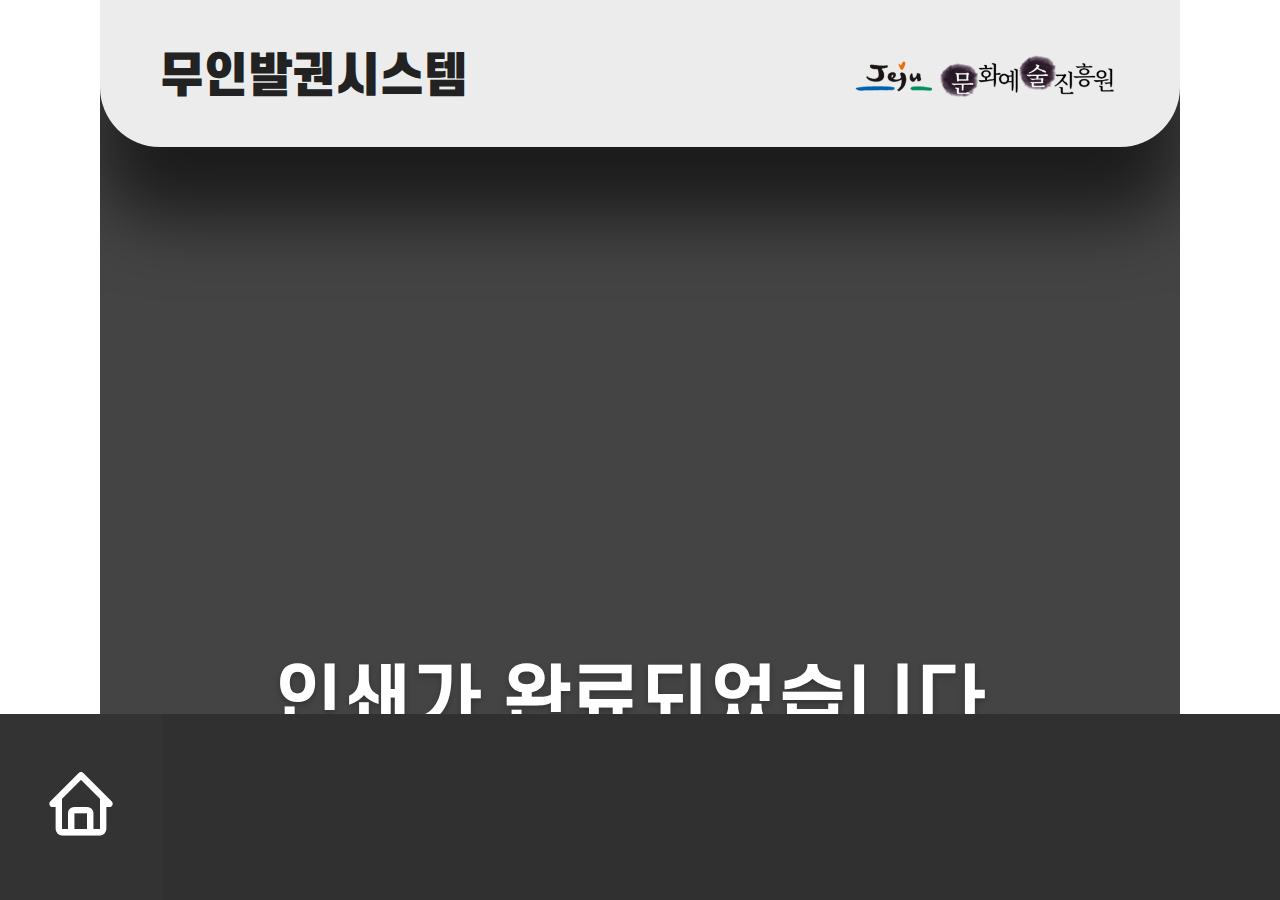
<file: sub-result.html>
<!DOCTYPE html>
<html lang="ko">

    <head>
        <meta charset="utf-8">
        <meta http-equiv="X-UA-Compatible" content="IE=edge">
        <meta name="viewport" content="width=device-width, initial-scale=1">
        <title>infomind 무인발권기</title>
        <link href="source/css/boxicons.css" rel="stylesheet">
        <link href="source/css/swiper.min.css" rel="stylesheet">
        <link href="source/css/style.css" rel="stylesheet">
        <!-- javaScript -->
        <script src="source/js/jquery-3.5.1.min.js"></script>
        <script src="source/js/swiper.min.js"></script>
        <script src="source/js/common.js"></script>


    </head>

    <body class="sub">

        <div class="outline">



            <!-- S:header -->
            <header id="header">
                <div class="container">
                    <h1><a href="/">무인발권시스템</a></h1>

                    <a class="admin" href="">관리자</a>
                </div>
            </header>
            <!-- E:header -->
            





            <!-- S:mainContent -->
            <div id="content" class="sub">




                <section class="sub-result">
                    <div class="container">

                        <h2>
                            인쇄가 완료되었습니다.
                            <small>즐거운 시간 되십시오.</smal>                        
                        </h2>
                        
                        <p>10초후 처음화면으로 돌아갑니다.</p>

                    </div>
                </section>



                <article class="float-bar">
                    <a class="home" href=""><i class='bx bx-home'></i>HOME</a>
                </article>


            </div>
            <!-- E:mainContent -->




        </div>

    </body>

</html>
</file>
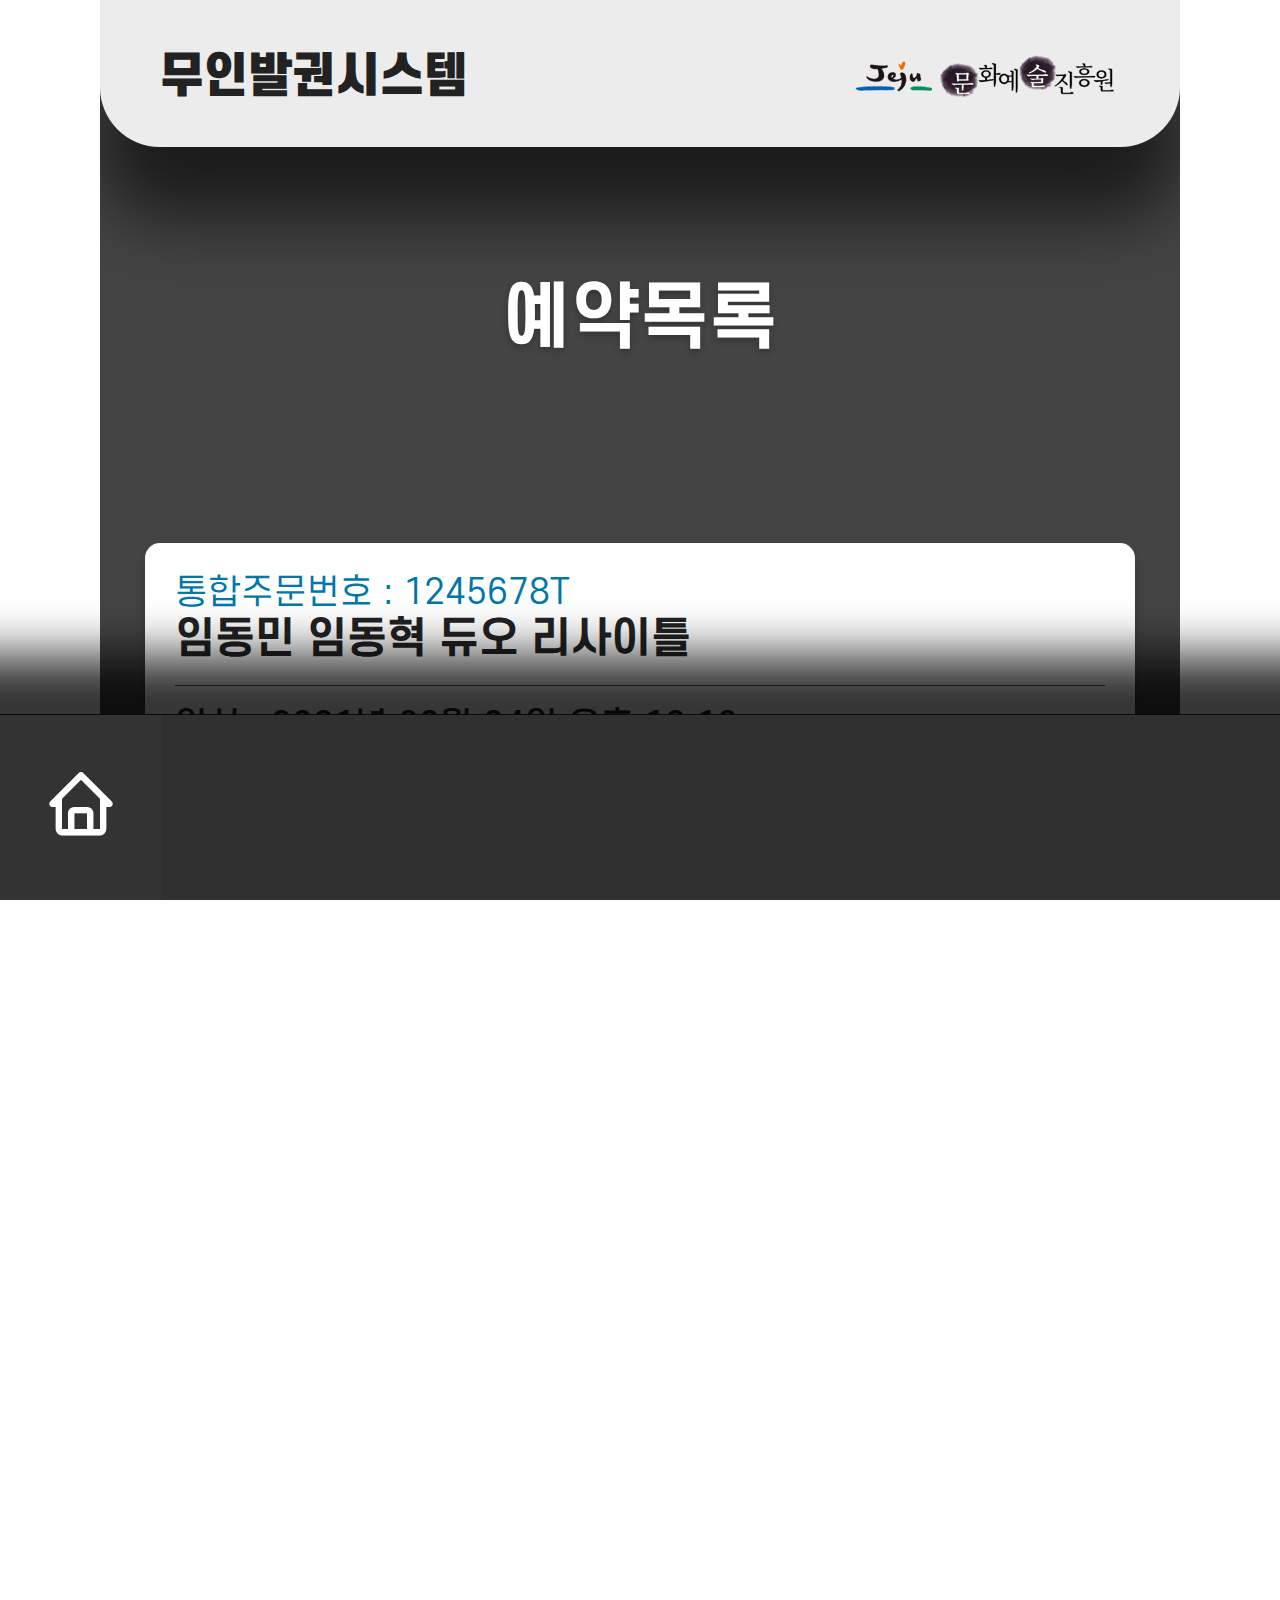
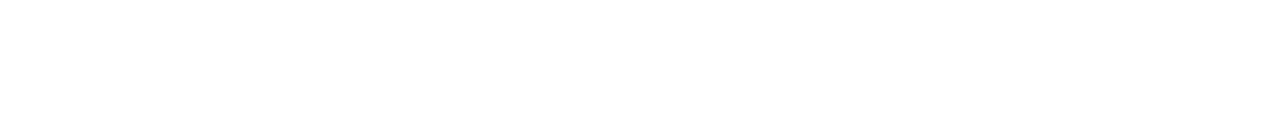
<file: sub-rsv-list.html>
<!DOCTYPE html>
<html lang="ko">

    <head>
        <meta charset="utf-8">
        <meta http-equiv="X-UA-Compatible" content="IE=edge">
        <meta name="viewport" content="width=device-width, initial-scale=1">
        <title>infomind 무인발권기</title>
        <link href="source/css/boxicons.css" rel="stylesheet">
        <link href="source/css/swiper.min.css" rel="stylesheet">
        <link href="source/css/style.css" rel="stylesheet">
        <!-- javaScript -->
        <script src="source/js/jquery-3.5.1.min.js"></script>
        <script src="source/js/jquery.nicescroll.min.js"></script>
        <script src="source/js/swiper.min.js"></script>
        <script src="source/js/common.js"></script>


    </head>

    <body class="sub">

        <div class="outline">



            <!-- S:header -->
            <header id="header">
                <div class="container">
                    <h1><a href="/">무인발권시스템</a></h1>

                    <a class="admin" href="">관리자</a>
                </div>
            </header>
            <!-- E:header -->
            


            <!-- S:mainContent -->
            <div id="content" class="sub">






                <section class="sub-list">
                    <div class="container">


                        <h2>
                            예약목록                      
                        </h2>

                        <ul class="list">
                            <li>
                                <a href="">
                                    <p class="num">
                                        통합주문번호 : 1245678T
                                    </p>
                                    <h3>
                                        임동민 임동혁 듀오 리사이틀

                                        <small>일시 : 2021년 03월 04일 오후 12:10</small>
                                    </h3>




                                    <p class="name">
                                        예약자 : 최현석
                                    </p>

                                    <p class="count">
                                        예약인원 : 3명
                                    </p>

                                    <p class="seat">
                                        예약좌석 : B1, B2, B3
                                    </p>

                                    <p class="label">
                                        <i class='bx bx-check' ></i> 선택하기
                                    </p>
                                </a>
                            </li>
                            <li class="used">
                                <a href="">
                                    <p class="num">
                                        통합주문번호 : 1245678T
                                    </p>
                                    <h3>
                                        임동민 임동혁 듀오 리사이틀

                                        <small>일시 : 2021년 03월 04일 오후 12:10</small>
                                    </h3>




                                    <p class="name">
                                        예약자 : 최현석
                                    </p>

                                    <p class="count">
                                        예약인원 : 3명
                                    </p>

                                    <p class="seat">
                                        예약좌석 : B1, B2, B3
                                    </p>

                                    <p class="label">
                                        <i class='bx bx-check' ></i> 선택하기
                                    </p>
                                </a>
                            </li>
                            <li class="used">
                                <a href="">
                                    <p class="num">
                                        통합주문번호 : 1245678T
                                    </p>
                                    <h3>
                                        임동민 임동혁 듀오 리사이틀

                                        <small>일시 : 2021년 03월 04일 오후 12:10</small>
                                    </h3>




                                    <p class="name">
                                        예약자 : 최현석
                                    </p>

                                    <p class="count">
                                        예약인원 : 3명
                                    </p>

                                    <p class="seat">
                                        예약좌석 : B1, B2, B3
                                    </p>

                                    <p class="label">
                                        <i class='bx bx-check' ></i> 선택하기
                                    </p>
                                </a>
                            </li>
                            <li class="used">
                                <a href="">
                                    <p class="num">
                                        통합주문번호 : 1245678T
                                    </p>
                                    <h3>
                                        임동민 임동혁 듀오 리사이틀

                                        <small>일시 : 2021년 03월 04일 오후 12:10</small>
                                    </h3>




                                    <p class="name">
                                        예약자 : 최현석
                                    </p>

                                    <p class="count">
                                        예약인원 : 3명
                                    </p>

                                    <p class="seat">
                                        예약좌석 : B1, B2, B3
                                    </p>

                                    <p class="label">
                                        <i class='bx bx-check' ></i> 선택하기
                                    </p>
                                </a>
                            </li>
                            <li class="used">
                                <a href="">
                                    <p class="num">
                                        통합주문번호 : 1245678T
                                    </p>
                                    <h3>
                                        임동민 임동혁 듀오 리사이틀

                                        <small>일시 : 2021년 03월 04일 오후 12:10</small>
                                    </h3>




                                    <p class="name">
                                        예약자 : 최현석
                                    </p>

                                    <p class="count">
                                        예약인원 : 3명
                                    </p>

                                    <p class="seat">
                                        예약좌석 : B1, B2, B3
                                    </p>

                                    <p class="label">
                                        <i class='bx bx-check' ></i> 선택하기
                                    </p>
                                </a>
                            </li>
                            <li class="used">
                                <a href="">
                                    <p class="num">
                                        통합주문번호 : 1245678T
                                    </p>
                                    <h3>
                                        임동민 임동혁 듀오 리사이틀

                                        <small>일시 : 2021년 03월 04일 오후 12:10</small>
                                    </h3>




                                    <p class="name">
                                        예약자 : 최현석
                                    </p>

                                    <p class="count">
                                        예약인원 : 3명
                                    </p>

                                    <p class="seat">
                                        예약좌석 : B1, B2, B3
                                    </p>

                                    <p class="label">
                                        <i class='bx bx-check' ></i> 선택하기
                                    </p>
                                </a>
                            </li>

                        </ul>







                    </div>
                </section>


                <article class="float-bar">
                    <a class="home" href=""><i class='bx bx-home'></i>HOME</a>
                </article>


            </div>
            <!-- E:mainContent -->




        </div>

    </body>

</html>
</file>
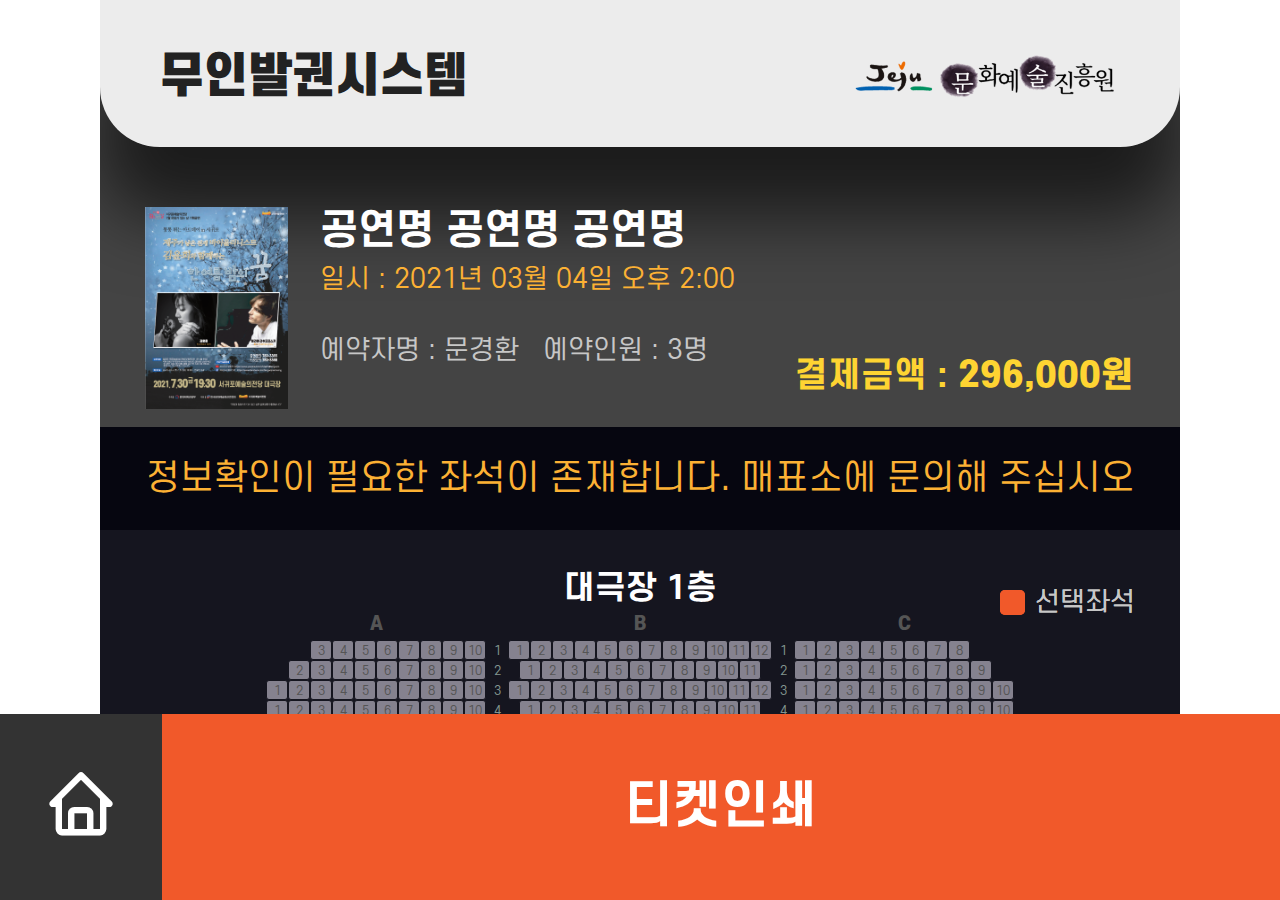
<file: sub-seat.html>
<!DOCTYPE html>
<html lang="ko">

    <head>
        <meta charset="utf-8">
        <meta http-equiv="X-UA-Compatible" content="IE=edge">
        <meta name="viewport" content="width=device-width, initial-scale=1">
        <title>infomind 무인발권기</title>
        <link href="source/css/boxicons.css" rel="stylesheet">
        <link href="source/css/swiper.min.css" rel="stylesheet">
        <link href="source/css/style.css" rel="stylesheet">
        <!-- javaScript -->
        <script src="source/js/jquery-3.5.1.min.js"></script>
        <script src="source/js/swiper.min.js"></script>
        <script src="source/js/common.js"></script>

    </head>

    <body class="sub">

        <div class="outline">

            <!-- S:header -->
            <header id="header">
                <div class="container">
                    <h1>
                        <a href="/">무인발권시스템</a>
                    </h1>

                    <a class="admin" href="">관리자</a>
                </div>
            </header>
            <!-- E:header -->

            <!-- S:mainContent -->
            <div id="content" class="sub">

                <section class="sub-seat">
                    <div class="container">

                        <h2>좌석 확인</h2>

                        <article class="program">
                            <h3>
                                공연명 공연명 공연명

                                <small>일시 : 2021년 03월 04일 오후 2:00</small>
                            </h3>
                            <p class="image">
                                <img src="source/images/tmp-poster03.png" alt="">
                            </p>

                            <ul class="info">
                                <li>
                                    <span>예약자명 :</span>
                                    <strong>문경환</strong>
                                </li>
                                <li>
                                    <span>예약인원 :</span>
                                    <strong>3명</strong>
                                </li>
                            </ul>

                            <p class="price">
                                <span>결제금액 :</span>
                                <strong>296,000원</strong>
                            </p>
                        </article>

                        <article class="messages alert on">
                            <!-- 메시지 유무에 따라 클래스 on 토글-->

                            <h3>좌석정보</h3>
                            <p>정보확인이 필요한 좌석이 존재합니다. 매표소에 문의해 주십시오</p>
                        </article>

                        <article class="seatmap hall01">
                            <h3>대극장 1층</h3>
                            <div class="legend">
                                <span class="legend01">선택좌석</span>
                            </div>

                            <div class="map-outline">

                                <ul id="seatsView">
                                    <li class="tileview-content  s_blank s_a">A</li>
                                    <li class="tileview-content  m_blank"></li>                                    
                                    <li class="tileview-content  s_blank s_b">B</li>
                                    <li class="tileview-content  m_blank"></li>
                                    <li class="tileview-content  s_blank s_c">C</li>
                                    


                                    <li class="tileview-content  l_blank"></li>
                                    <li class="tileview-content  l_blank"></li>
                                    <li class="tileview-content ">3</li>
                                    <li class="tileview-content ">4</li>
                                    <li class="tileview-content ">5</li>
                                    <li class="tileview-content ">6</li>
                                    <li class="tileview-content ">7</li>
                                    <li class="tileview-content ">8</li>
                                    <li class="tileview-content ">9</li>
                                    <li class="tileview-content ">10</li>
                                    <li class="tileview-content  m_blank">1</li>
                                    <li class="tileview-content ">1</li>
                                    <li class="tileview-content ">2</li>
                                    <li class="tileview-content ">3</li>
                                    <li class="tileview-content ">4</li>
                                    <li class="tileview-content ">5</li>
                                    <li class="tileview-content ">6</li>
                                    <li class="tileview-content ">7</li>
                                    <li class="tileview-content ">8</li>
                                    <li class="tileview-content ">9</li>
                                    <li class="tileview-content ">10</li>
                                    <li class="tileview-content ">11</li>
                                    <li class="tileview-content ">12</li>
                                    <li class="tileview-content  m_blank">1</li>
                                    <li class="tileview-content ">1</li>
                                    <li class="tileview-content ">2</li>
                                    <li class="tileview-content ">3</li>
                                    <li class="tileview-content ">4</li>
                                    <li class="tileview-content ">5</li>
                                    <li class="tileview-content ">6</li>
                                    <li class="tileview-content ">7</li>
                                    <li class="tileview-content ">8</li>
                                    <li class="tileview-content  l_blank"></li>
                                    <li class="tileview-content  l_blank"></li>

                                    <li class="tileview-content  l_blank"></li>
                                    <li class="tileview-content ">2</li>
                                    <li class="tileview-content ">3</li>
                                    <li class="tileview-content ">4</li>
                                    <li class="tileview-content ">5</li>
                                    <li class="tileview-content ">6</li>
                                    <li class="tileview-content ">7</li>
                                    <li class="tileview-content ">8</li>
                                    <li class="tileview-content ">9</li>
                                    <li class="tileview-content ">10</li>
                                    <li class="tileview-content  m_blank">2</li>
                                    <li class="tileview-content  h_blank"></li>
                                    <li class="tileview-content ">1</li>
                                    <li class="tileview-content ">2</li>
                                    <li class="tileview-content ">3</li>
                                    <li class="tileview-content ">4</li>
                                    <li class="tileview-content ">5</li>
                                    <li class="tileview-content ">6</li>
                                    <li class="tileview-content ">7</li>
                                    <li class="tileview-content ">8</li>
                                    <li class="tileview-content ">9</li>
                                    <li class="tileview-content ">10</li>
                                    <li class="tileview-content ">11</li>
                                    <li class="tileview-content  h_blank"></li>
                                    <li class="tileview-content  m_blank">2</li>
                                    <li class="tileview-content ">1</li>
                                    <li class="tileview-content ">2</li>
                                    <li class="tileview-content ">3</li>
                                    <li class="tileview-content ">4</li>
                                    <li class="tileview-content ">5</li>
                                    <li class="tileview-content ">6</li>
                                    <li class="tileview-content ">7</li>
                                    <li class="tileview-content ">8</li>
                                    <li class="tileview-content ">9</li>
                                    <li class="tileview-content  l_blank"></li>

                                    <li class="tileview-content ">1</li>
                                    <li class="tileview-content ">2</li>
                                    <li class="tileview-content ">3</li>
                                    <li class="tileview-content ">4</li>
                                    <li class="tileview-content ">5</li>
                                    <li class="tileview-content ">6</li>
                                    <li class="tileview-content ">7</li>
                                    <li class="tileview-content ">8</li>
                                    <li class="tileview-content ">9</li>
                                    <li class="tileview-content ">10</li>
                                    <li class="tileview-content  m_blank">3</li>
                                    <li class="tileview-content ">1</li>
                                    <li class="tileview-content ">2</li>
                                    <li class="tileview-content ">3</li>
                                    <li class="tileview-content ">4</li>
                                    <li class="tileview-content ">5</li>
                                    <li class="tileview-content ">6</li>
                                    <li class="tileview-content ">7</li>
                                    <li class="tileview-content ">8</li>
                                    <li class="tileview-content ">9</li>
                                    <li class="tileview-content ">10</li>
                                    <li class="tileview-content ">11</li>
                                    <li class="tileview-content ">12</li>
                                    <li class="tileview-content  m_blank">3</li>
                                    <li class="tileview-content ">1</li>
                                    <li class="tileview-content ">2</li>
                                    <li class="tileview-content ">3</li>
                                    <li class="tileview-content ">4</li>
                                    <li class="tileview-content ">5</li>
                                    <li class="tileview-content ">6</li>
                                    <li class="tileview-content ">7</li>
                                    <li class="tileview-content ">8</li>
                                    <li class="tileview-content ">9</li>
                                    <li class="tileview-content ">10</li>

                                    <li class="tileview-content ">1</li>
                                    <li class="tileview-content ">2</li>
                                    <li class="tileview-content ">3</li>
                                    <li class="tileview-content ">4</li>
                                    <li class="tileview-content ">5</li>
                                    <li class="tileview-content ">6</li>
                                    <li class="tileview-content ">7</li>
                                    <li class="tileview-content ">8</li>
                                    <li class="tileview-content ">9</li>
                                    <li class="tileview-content ">10</li>
                                    <li class="tileview-content  m_blank">4</li>
                                    <li class="tileview-content  h_blank"></li>
                                    <li class="tileview-content ">1</li>
                                    <li class="tileview-content ">2</li>
                                    <li class="tileview-content ">3</li>
                                    <li class="tileview-content ">4</li>
                                    <li class="tileview-content ">5</li>
                                    <li class="tileview-content ">6</li>
                                    <li class="tileview-content ">7</li>
                                    <li class="tileview-content ">8</li>
                                    <li class="tileview-content ">9</li>
                                    <li class="tileview-content ">10</li>
                                    <li class="tileview-content ">11</li>
                                    <li class="tileview-content  h_blank"></li>
                                    <li class="tileview-content  m_blank">4</li>
                                    <li class="tileview-content ">1</li>
                                    <li class="tileview-content ">2</li>
                                    <li class="tileview-content ">3</li>
                                    <li class="tileview-content ">4</li>
                                    <li class="tileview-content ">5</li>
                                    <li class="tileview-content ">6</li>
                                    <li class="tileview-content ">7</li>
                                    <li class="tileview-content ">8</li>
                                    <li class="tileview-content ">9</li>
                                    <li class="tileview-content ">10</li>

                                    <li class="tileview-content ">1</li>
                                    <li class="tileview-content ">2</li>
                                    <li class="tileview-content ">3</li>
                                    <li class="tileview-content ">4</li>
                                    <li class="tileview-content ">5</li>
                                    <li class="tileview-content ">6</li>
                                    <li class="tileview-content ">7</li>
                                    <li class="tileview-content ">8</li>
                                    <li class="tileview-content ">9</li>
                                    <li class="tileview-content ">10</li>
                                    <li class="tileview-content  m_blank">5</li>
                                    <li class="tileview-content ">1</li>
                                    <li class="tileview-content ">2</li>
                                    <li class="tileview-content ">3</li>
                                    <li class="tileview-content ">4</li>
                                    <li class="tileview-content ">5</li>
                                    <li class="tileview-content ">6</li>
                                    <li class="tileview-content ">7</li>
                                    <li class="tileview-content ">8</li>
                                    <li class="tileview-content ">9</li>
                                    <li class="tileview-content ">10</li>
                                    <li class="tileview-content ">11</li>
                                    <li class="tileview-content ">12</li>
                                    <li class="tileview-content  m_blank">5</li>
                                    <li class="tileview-content ">1</li>
                                    <li class="tileview-content ">2</li>
                                    <li class="tileview-content ">3</li>
                                    <li class="tileview-content ">4</li>
                                    <li class="tileview-content ">5</li>
                                    <li class="tileview-content ">6</li>
                                    <li class="tileview-content ">7</li>
                                    <li class="tileview-content ">8</li>
                                    <li class="tileview-content ">9</li>
                                    <li class="tileview-content ">10</li>

                                    <li class="tileview-content ">1</li>
                                    <li class="tileview-content ">2</li>
                                    <li class="tileview-content ">3</li>
                                    <li class="tileview-content ">4</li>
                                    <li class="tileview-content ">5</li>
                                    <li class="tileview-content ">6</li>
                                    <li class="tileview-content ">7</li>
                                    <li class="tileview-content ">8</li>
                                    <li class="tileview-content ">9</li>
                                    <li class="tileview-content ">10</li>
                                    <li class="tileview-content  m_blank">6</li>
                                    <li class="tileview-content  h_blank"></li>
                                    <li class="tileview-content ">1</li>
                                    <li class="tileview-content ">2</li>
                                    <li class="tileview-content ">3</li>
                                    <li class="tileview-content ">4</li>
                                    <li class="tileview-content ">5</li>
                                    <li class="tileview-content ">6</li>
                                    <li class="tileview-content ">7</li>
                                    <li class="tileview-content ">8</li>
                                    <li class="tileview-content ">9</li>
                                    <li class="tileview-content ">10</li>
                                    <li class="tileview-content ">11</li>
                                    <li class="tileview-content  h_blank"></li>
                                    <li class="tileview-content  m_blank">6</li>
                                    <li class="tileview-content ">1</li>
                                    <li class="tileview-content ">2</li>
                                    <li class="tileview-content ">3</li>
                                    <li class="tileview-content ">4</li>
                                    <li class="tileview-content ">5</li>
                                    <li class="tileview-content ">6</li>
                                    <li class="tileview-content ">7</li>
                                    <li class="tileview-content ">8</li>
                                    <li class="tileview-content ">9</li>
                                    <li class="tileview-content ">10</li>

                                    <li class="tileview-content ">1</li>
                                    <li class="tileview-content ">2</li>
                                    <li class="tileview-content ">3</li>
                                    <li class="tileview-content ">4</li>
                                    <li class="tileview-content ">5</li>
                                    <li class="tileview-content ">6</li>
                                    <li class="tileview-content ">7</li>
                                    <li class="tileview-content ">8</li>
                                    <li class="tileview-content ">9</li>
                                    <li class="tileview-content ">10</li>
                                    <li class="tileview-content  m_blank">7</li>
                                    <li class="tileview-content ">1</li>
                                    <li class="tileview-content ">2</li>
                                    <li class="tileview-content ">3</li>
                                    <li class="tileview-content ">4</li>
                                    <li class="tileview-content ">5</li>
                                    <li class="tileview-content ">6</li>
                                    <li class="tileview-content ">7</li>
                                    <li class="tileview-content ">8</li>
                                    <li class="tileview-content ">9</li>
                                    <li class="tileview-content ">10</li>
                                    <li class="tileview-content ">11</li>
                                    <li class="tileview-content ">12</li>
                                    <li class="tileview-content  m_blank">7</li>
                                    <li class="tileview-content ">1</li>
                                    <li class="tileview-content ">2</li>
                                    <li class="tileview-content ">3</li>
                                    <li class="tileview-content ">4</li>
                                    <li class="tileview-content ">5</li>
                                    <li class="tileview-content ">6</li>
                                    <li class="tileview-content ">7</li>
                                    <li class="tileview-content ">8</li>
                                    <li class="tileview-content ">9</li>
                                    <li class="tileview-content ">10</li>

                                    <li class="tileview-content ">1</li>
                                    <li class="tileview-content ">2</li>
                                    <li class="tileview-content ">3</li>
                                    <li class="tileview-content ">4</li>
                                    <li class="tileview-content ">5</li>
                                    <li class="tileview-content ">6</li>
                                    <li class="tileview-content ">7</li>
                                    <li class="tileview-content ">8</li>
                                    <li class="tileview-content ">9</li>
                                    <li class="tileview-content ">10</li>
                                    <li class="tileview-content  m_blank">8</li>
                                    <li class="tileview-content  h_blank"></li>
                                    <li class="tileview-content ">1</li>
                                    <li class="tileview-content ">2</li>
                                    <li class="tileview-content ">3</li>
                                    <li class="tileview-content ">4</li>
                                    <li class="tileview-content ">5</li>
                                    <li class="tileview-content ">6</li>
                                    <li class="tileview-content ">7</li>
                                    <li class="tileview-content ">8</li>
                                    <li class="tileview-content ">9</li>
                                    <li class="tileview-content ">10</li>
                                    <li class="tileview-content ">11</li>
                                    <li class="tileview-content  h_blank"></li>
                                    <li class="tileview-content  m_blank">8</li>
                                    <li class="tileview-content ">1</li>
                                    <li class="tileview-content ">2</li>
                                    <li class="tileview-content ">3</li>
                                    <li class="tileview-content ">4</li>
                                    <li class="tileview-content ">5</li>
                                    <li class="tileview-content ">6</li>
                                    <li class="tileview-content ">7</li>
                                    <li class="tileview-content ">8</li>
                                    <li class="tileview-content ">9</li>
                                    <li class="tileview-content ">10</li>

                                    <li class="tileview-content ">1</li>
                                    <li class="tileview-content ">2</li>
                                    <li class="tileview-content ">3</li>
                                    <li class="tileview-content ">4</li>
                                    <li class="tileview-content ">5</li>
                                    <li class="tileview-content ">6</li>
                                    <li class="tileview-content ">7</li>
                                    <li class="tileview-content ">8</li>
                                    <li class="tileview-content ">9</li>
                                    <li class="tileview-content ">10</li>
                                    <li class="tileview-content  m_blank">9</li>
                                    <li class="tileview-content ">1</li>
                                    <li class="tileview-content ">2</li>
                                    <li class="tileview-content ">3</li>
                                    <li class="tileview-content ">4</li>
                                    <li class="tileview-content ">5</li>
                                    <li class="tileview-content ">6</li>
                                    <li class="tileview-content ">7</li>
                                    <li class="tileview-content ">8</li>
                                    <li class="tileview-content ">9</li>
                                    <li class="tileview-content ">10</li>
                                    <li class="tileview-content ">11</li>
                                    <li class="tileview-content ">12</li>
                                    <li class="tileview-content  m_blank">9</li>
                                    <li class="tileview-content ">1</li>
                                    <li class="tileview-content ">2</li>
                                    <li class="tileview-content ">3</li>
                                    <li class="tileview-content ">4</li>
                                    <li class="tileview-content ">5</li>
                                    <li class="tileview-content ">6</li>
                                    <li class="tileview-content ">7</li>
                                    <li class="tileview-content ">8</li>
                                    <li class="tileview-content ">9</li>
                                    <li class="tileview-content ">10</li>

                                    <li class="tileview-content ">1</li>
                                    <li class="tileview-content ">2</li>
                                    <li class="tileview-content ">3</li>
                                    <li class="tileview-content ">4</li>
                                    <li class="tileview-content ">5</li>
                                    <li class="tileview-content ">6</li>
                                    <li class="tileview-content ">7</li>
                                    <li class="tileview-content ">8</li>
                                    <li class="tileview-content ">9</li>
                                    <li class="tileview-content ">10</li>
                                    <li class="tileview-content  m_blank">10</li>
                                    <li class="tileview-content  h_blank"></li>
                                    <li class="tileview-content ">1</li>
                                    <li class="tileview-content ">2</li>
                                    <li class="tileview-content ">3</li>
                                    <li class="tileview-content ">4</li>
                                    <li class="tileview-content ">5</li>
                                    <li class="tileview-content ">6</li>
                                    <li class="tileview-content ">7</li>
                                    <li class="tileview-content ">8</li>
                                    <li class="tileview-content ">9</li>
                                    <li class="tileview-content ">10</li>
                                    <li class="tileview-content ">11</li>
                                    <li class="tileview-content  h_blank"></li>
                                    <li class="tileview-content  m_blank">10</li>
                                    <li class="tileview-content ">1</li>
                                    <li class="tileview-content ">2</li>
                                    <li class="tileview-content ">3</li>
                                    <li class="tileview-content ">4</li>
                                    <li class="tileview-content ">5</li>
                                    <li class="tileview-content ">6</li>
                                    <li class="tileview-content ">7</li>
                                    <li class="tileview-content ">8</li>
                                    <li class="tileview-content ">9</li>
                                    <li class="tileview-content ">10</li>

                                    <li class="tileview-content ">1</li>
                                    <li class="tileview-content ">2</li>
                                    <li class="tileview-content ">3</li>
                                    <li class="tileview-content ">4</li>
                                    <li class="tileview-content ">5</li>
                                    <li class="tileview-content ">6</li>
                                    <li class="tileview-content ">7</li>
                                    <li class="tileview-content ">8</li>
                                    <li class="tileview-content ">9</li>
                                    <li class="tileview-content ">10</li>
                                    <li class="tileview-content  m_blank">11</li>
                                    <li class="tileview-content ">1</li>
                                    <li class="tileview-content ">2</li>
                                    <li class="tileview-content ">3</li>
                                    <li class="tileview-content ">4</li>
                                    <li class="tileview-content ">5</li>
                                    <li class="tileview-content ">6</li>
                                    <li class="tileview-content ">7</li>
                                    <li class="tileview-content ">8</li>
                                    <li class="tileview-content ">9</li>
                                    <li class="tileview-content ">10</li>
                                    <li class="tileview-content ">11</li>
                                    <li class="tileview-content ">12</li>
                                    <li class="tileview-content  m_blank">11</li>
                                    <li class="tileview-content ">1</li>
                                    <li class="tileview-content ">2</li>
                                    <li class="tileview-content ">3</li>
                                    <li class="tileview-content ">4</li>
                                    <li class="tileview-content ">5</li>
                                    <li class="tileview-content ">6</li>
                                    <li class="tileview-content ">7</li>
                                    <li class="tileview-content ">8</li>
                                    <li class="tileview-content ">9</li>
                                    <li class="tileview-content ">10</li>

                                    <li class="tileview-content  s_blank s_a">D</li>
                                    <li class="tileview-content  m_blank"></li>                                    
                                    <li class="tileview-content  s_blank s_b">E</li>
                                    <li class="tileview-content  m_blank"></li>
                                    <li class="tileview-content  s_blank s_c">F</li>


                                    <li class="tileview-content ">1</li>
                                    <li class="tileview-content ">2</li>
                                    <li class="tileview-content ">3</li>
                                    <li class="tileview-content ">4</li>
                                    <li class="tileview-content ">5</li>
                                    <li class="tileview-content ">6</li>
                                    <li class="tileview-content ">7</li>
                                    <li class="tileview-content ">8</li>
                                    <li class="tileview-content ">9</li>
                                    <li class="tileview-content ">10</li>
                                    <li class="tileview-content  m_blank">1</li>
                                    <li class="tileview-content  h_blank"></li>
                                    <li class="tileview-content ">1</li>
                                    <li class="tileview-content ">2</li>
                                    <li class="tileview-content ">3</li>
                                    <li class="tileview-content ">4</li>
                                    <li class="tileview-content ">5</li>
                                    <li class="tileview-content ">6</li>
                                    <li class="tileview-content ">7</li>
                                    <li class="tileview-content ">8</li>
                                    <li class="tileview-content ">9</li>
                                    <li class="tileview-content ">10</li>
                                    <li class="tileview-content ">11</li>
                                    <li class="tileview-content  h_blank"></li>
                                    <li class="tileview-content  m_blank">1</li>
                                    <li class="tileview-content ">1</li>
                                    <li class="tileview-content ">2</li>
                                    <li class="tileview-content ">3</li>
                                    <li class="tileview-content ">4</li>
                                    <li class="tileview-content ">5</li>
                                    <li class="tileview-content ">6</li>
                                    <li class="tileview-content ">7</li>
                                    <li class="tileview-content ">8</li>
                                    <li class="tileview-content ">9</li>
                                    <li class="tileview-content ">10</li>

                                    <li class="tileview-content ">1</li>
                                    <li class="tileview-content ">2</li>
                                    <li class="tileview-content ">3</li>
                                    <li class="tileview-content ">4</li>
                                    <li class="tileview-content ">5</li>
                                    <li class="tileview-content ">6</li>
                                    <li class="tileview-content ">7</li>
                                    <li class="tileview-content ">8</li>
                                    <li class="tileview-content ">9</li>
                                    <li class="tileview-content ">10</li>
                                    <li class="tileview-content  m_blank">2</li>
                                    <li class="tileview-content ">1</li>
                                    <li class="tileview-content ">2</li>
                                    <li class="tileview-content ">3</li>
                                    <li class="tileview-content ">4</li>
                                    <li class="tileview-content ">5</li>
                                    <li class="tileview-content ">6</li>
                                    <li class="tileview-content ">7</li>
                                    <li class="tileview-content ">8</li>
                                    <li class="tileview-content ">9</li>
                                    <li class="tileview-content ">10</li>
                                    <li class="tileview-content ">11</li>
                                    <li class="tileview-content ">12</li>
                                    <li class="tileview-content  m_blank">2</li>
                                    <li class="tileview-content ">1</li>
                                    <li class="tileview-content ">2</li>
                                    <li class="tileview-content ">3</li>
                                    <li class="tileview-content ">4</li>
                                    <li class="tileview-content ">5</li>
                                    <li class="tileview-content ">6</li>
                                    <li class="tileview-content ">7</li>
                                    <li class="tileview-content ">8</li>
                                    <li class="tileview-content ">9</li>
                                    <li class="tileview-content ">10</li>

                                    <li class="tileview-content ">1</li>
                                    <li class="tileview-content ">2</li>
                                    <li class="tileview-content ">3</li>
                                    <li class="tileview-content ">4</li>
                                    <li class="tileview-content ">5</li>
                                    <li class="tileview-content ">6</li>
                                    <li class="tileview-content ">7</li>
                                    <li class="tileview-content ">8</li>
                                    <li class="tileview-content ">9</li>
                                    <li class="tileview-content ">10</li>
                                    <li class="tileview-content  m_blank">3</li>
                                    <li class="tileview-content  h_blank"></li>
                                    <li class="tileview-content ">1</li>
                                    <li class="tileview-content ">2</li>
                                    <li class="tileview-content ">3</li>
                                    <li class="tileview-content ">4</li>
                                    <li class="tileview-content ">5</li>
                                    <li class="tileview-content ">6</li>
                                    <li class="tileview-content ">7</li>
                                    <li class="tileview-content ">8</li>
                                    <li class="tileview-content ">9</li>
                                    <li class="tileview-content ">10</li>
                                    <li class="tileview-content ">11</li>
                                    <li class="tileview-content  h_blank"></li>
                                    <li class="tileview-content  m_blank">3</li>
                                    <li class="tileview-content ">1</li>
                                    <li class="tileview-content ">2</li>
                                    <li class="tileview-content ">3</li>
                                    <li class="tileview-content ">4</li>
                                    <li class="tileview-content ">5</li>
                                    <li class="tileview-content ">6</li>
                                    <li class="tileview-content ">7</li>
                                    <li class="tileview-content ">8</li>
                                    <li class="tileview-content ">9</li>
                                    <li class="tileview-content ">10</li>

                                    <li class="tileview-content ">1</li>
                                    <li class="tileview-content ">2</li>
                                    <li class="tileview-content ">3</li>
                                    <li class="tileview-content ">4</li>
                                    <li class="tileview-content ">5</li>
                                    <li class="tileview-content ">6</li>
                                    <li class="tileview-content ">7</li>
                                    <li class="tileview-content ">8</li>
                                    <li class="tileview-content ">9</li>
                                    <li class="tileview-content ">10</li>
                                    <li class="tileview-content  m_blank">4</li>
                                    <li class="tileview-content ">1</li>
                                    <li class="tileview-content ">2</li>
                                    <li class="tileview-content ">3</li>
                                    <li class="tileview-content ">4</li>
                                    <li class="tileview-content ">5</li>
                                    <li class="tileview-content ">6</li>
                                    <li class="tileview-content ">7</li>
                                    <li class="tileview-content ">8</li>
                                    <li class="tileview-content ">9</li>
                                    <li class="tileview-content ">10</li>
                                    <li class="tileview-content ">11</li>
                                    <li class="tileview-content ">12</li>
                                    <li class="tileview-content  m_blank">4</li>
                                    <li class="tileview-content ">1</li>
                                    <li class="tileview-content ">2</li>
                                    <li class="tileview-content ">3</li>
                                    <li class="tileview-content ">4</li>
                                    <li class="tileview-content ">5</li>
                                    <li class="tileview-content ">6</li>
                                    <li class="tileview-content ">7</li>
                                    <li class="tileview-content ">8</li>
                                    <li class="tileview-content ">9</li>
                                    <li class="tileview-content ">10</li>

                                    <li class="tileview-content ">1</li>
                                    <li class="tileview-content ">2</li>
                                    <li class="tileview-content ">3</li>
                                    <li class="tileview-content ">4</li>
                                    <li class="tileview-content ">5</li>
                                    <li class="tileview-content ">6</li>
                                    <li class="tileview-content ">7</li>
                                    <li class="tileview-content ">8</li>
                                    <li class="tileview-content ">9</li>
                                    <li class="tileview-content ">10</li>
                                    <li class="tileview-content  m_blank">5</li>
                                    <li class="tileview-content  h_blank"></li>
                                    <li class="tileview-content ">1</li>
                                    <li class="tileview-content ">2</li>
                                    <li class="tileview-content ">3</li>
                                    <li class="tileview-content ">4</li>
                                    <li class="tileview-content ">5</li>
                                    <li class="tileview-content ">6</li>
                                    <li class="tileview-content ">7</li>
                                    <li class="tileview-content ">8</li>
                                    <li class="tileview-content ">9</li>
                                    <li class="tileview-content ">10</li>
                                    <li class="tileview-content ">11</li>
                                    <li class="tileview-content  h_blank"></li>
                                    <li class="tileview-content  m_blank">5</li>
                                    <li class="tileview-content ">1</li>
                                    <li class="tileview-content ">2</li>
                                    <li class="tileview-content ">3</li>
                                    <li class="tileview-content ">4</li>
                                    <li class="tileview-content active">5</li>
                                    <li class="tileview-content ">6</li>
                                    <li class="tileview-content ">7</li>
                                    <li class="tileview-content ">8</li>
                                    <li class="tileview-content ">9</li>
                                    <li class="tileview-content ">10</li>






                                </ul>

                            </div>


                            <h3>대극장 2층</h3>
                            <div class="legend">
                                <span class="legend01">선택좌석</span>
                            </div>

                            <div class="map-outline">

                                <ul id="seatsView">
                                    <li class="tileview-content  s_blank s_a">G</li>
                                    <li class="tileview-content  m_blank"></li>                                    
                                    <li class="tileview-content  s_blank s_b">H</li>
                                    <li class="tileview-content  m_blank"></li>
                                    <li class="tileview-content  s_blank s_c">I</li>
                                    


                                    <li class="tileview-content ">1</li>
                                    <li class="tileview-content ">2</li>
                                    <li class="tileview-content ">3</li>
                                    <li class="tileview-content ">4</li>
                                    <li class="tileview-content ">5</li>
                                    <li class="tileview-content ">6</li>
                                    <li class="tileview-content ">7</li>
                                    <li class="tileview-content ">8</li>
                                    <li class="tileview-content ">9</li>
                                    <li class="tileview-content ">10</li>
                                    <li class="tileview-content  m_blank">1</li>
                                    <li class="tileview-content ">1</li>
                                    <li class="tileview-content ">2</li>
                                    <li class="tileview-content ">3</li>
                                    <li class="tileview-content ">4</li>
                                    <li class="tileview-content ">5</li>
                                    <li class="tileview-content ">6</li>
                                    <li class="tileview-content ">7</li>
                                    <li class="tileview-content ">8</li>
                                    <li class="tileview-content ">9</li>
                                    <li class="tileview-content ">10</li>
                                    <li class="tileview-content ">11</li>
                                    <li class="tileview-content ">12</li>
                                    <li class="tileview-content  m_blank">1</li>
                                    <li class="tileview-content ">1</li>
                                    <li class="tileview-content ">2</li>
                                    <li class="tileview-content ">3</li>
                                    <li class="tileview-content ">4</li>
                                    <li class="tileview-content ">5</li>
                                    <li class="tileview-content ">6</li>
                                    <li class="tileview-content ">7</li>
                                    <li class="tileview-content ">8</li>
                                    <li class="tileview-content ">9</li>
                                    <li class="tileview-content ">10</li>

                                    <li class="tileview-content ">1</li>
                                    <li class="tileview-content ">2</li>
                                    <li class="tileview-content ">3</li>
                                    <li class="tileview-content ">4</li>
                                    <li class="tileview-content ">5</li>
                                    <li class="tileview-content ">6</li>
                                    <li class="tileview-content ">7</li>
                                    <li class="tileview-content ">8</li>
                                    <li class="tileview-content ">9</li>
                                    <li class="tileview-content ">10</li>
                                    <li class="tileview-content  m_blank">2</li>
                                    <li class="tileview-content  h_blank"></li>
                                    <li class="tileview-content ">1</li>
                                    <li class="tileview-content ">2</li>
                                    <li class="tileview-content ">3</li>
                                    <li class="tileview-content ">4</li>
                                    <li class="tileview-content ">5</li>
                                    <li class="tileview-content ">6</li>
                                    <li class="tileview-content ">7</li>
                                    <li class="tileview-content ">8</li>
                                    <li class="tileview-content ">9</li>
                                    <li class="tileview-content ">10</li>
                                    <li class="tileview-content ">11</li>
                                    <li class="tileview-content  h_blank"></li>
                                    <li class="tileview-content  m_blank">2</li>
                                    <li class="tileview-content ">1</li>
                                    <li class="tileview-content ">2</li>
                                    <li class="tileview-content ">3</li>
                                    <li class="tileview-content ">4</li>
                                    <li class="tileview-content ">5</li>
                                    <li class="tileview-content ">6</li>
                                    <li class="tileview-content ">7</li>
                                    <li class="tileview-content ">8</li>
                                    <li class="tileview-content ">9</li>
                                    <li class="tileview-content ">10</li>

                                    <li class="tileview-content ">1</li>
                                    <li class="tileview-content ">2</li>
                                    <li class="tileview-content ">3</li>
                                    <li class="tileview-content ">4</li>
                                    <li class="tileview-content ">5</li>
                                    <li class="tileview-content ">6</li>
                                    <li class="tileview-content ">7</li>
                                    <li class="tileview-content ">8</li>
                                    <li class="tileview-content ">9</li>
                                    <li class="tileview-content ">10</li>
                                    <li class="tileview-content  m_blank">3</li>
                                    <li class="tileview-content ">1</li>
                                    <li class="tileview-content ">2</li>
                                    <li class="tileview-content ">3</li>
                                    <li class="tileview-content ">4</li>
                                    <li class="tileview-content ">5</li>
                                    <li class="tileview-content ">6</li>
                                    <li class="tileview-content ">7</li>
                                    <li class="tileview-content ">8</li>
                                    <li class="tileview-content ">9</li>
                                    <li class="tileview-content ">10</li>
                                    <li class="tileview-content ">11</li>
                                    <li class="tileview-content ">12</li>
                                    <li class="tileview-content  m_blank">3</li>
                                    <li class="tileview-content ">1</li>
                                    <li class="tileview-content ">2</li>
                                    <li class="tileview-content ">3</li>
                                    <li class="tileview-content ">4</li>
                                    <li class="tileview-content ">5</li>
                                    <li class="tileview-content ">6</li>
                                    <li class="tileview-content ">7</li>
                                    <li class="tileview-content ">8</li>
                                    <li class="tileview-content ">9</li>
                                    <li class="tileview-content ">10</li>

                                    <li class="tileview-content ">1</li>
                                    <li class="tileview-content ">2</li>
                                    <li class="tileview-content ">3</li>
                                    <li class="tileview-content ">4</li>
                                    <li class="tileview-content ">5</li>
                                    <li class="tileview-content ">6</li>
                                    <li class="tileview-content ">7</li>
                                    <li class="tileview-content ">8</li>
                                    <li class="tileview-content ">9</li>
                                    <li class="tileview-content ">10</li>
                                    <li class="tileview-content  m_blank">4</li>
                                    <li class="tileview-content  h_blank"></li>
                                    <li class="tileview-content ">1</li>
                                    <li class="tileview-content ">2</li>
                                    <li class="tileview-content ">3</li>
                                    <li class="tileview-content ">4</li>
                                    <li class="tileview-content ">5</li>
                                    <li class="tileview-content ">6</li>
                                    <li class="tileview-content ">7</li>
                                    <li class="tileview-content ">8</li>
                                    <li class="tileview-content ">9</li>
                                    <li class="tileview-content ">10</li>
                                    <li class="tileview-content ">11</li>
                                    <li class="tileview-content  h_blank"></li>
                                    <li class="tileview-content  m_blank">4</li>
                                    <li class="tileview-content ">1</li>
                                    <li class="tileview-content ">2</li>
                                    <li class="tileview-content ">3</li>
                                    <li class="tileview-content ">4</li>
                                    <li class="tileview-content ">5</li>
                                    <li class="tileview-content ">6</li>
                                    <li class="tileview-content ">7</li>
                                    <li class="tileview-content ">8</li>
                                    <li class="tileview-content ">9</li>
                                    <li class="tileview-content ">10</li>

                                    <li class="tileview-content ">1</li>
                                    <li class="tileview-content ">2</li>
                                    <li class="tileview-content ">3</li>
                                    <li class="tileview-content ">4</li>
                                    <li class="tileview-content ">5</li>
                                    <li class="tileview-content ">6</li>
                                    <li class="tileview-content ">7</li>
                                    <li class="tileview-content ">8</li>
                                    <li class="tileview-content ">9</li>
                                    <li class="tileview-content ">10</li>
                                    <li class="tileview-content  m_blank">5</li>
                                    <li class="tileview-content ">1</li>
                                    <li class="tileview-content ">2</li>
                                    <li class="tileview-content ">3</li>
                                    <li class="tileview-content ">4</li>
                                    <li class="tileview-content ">5</li>
                                    <li class="tileview-content ">6</li>
                                    <li class="tileview-content ">7</li>
                                    <li class="tileview-content ">8</li>
                                    <li class="tileview-content ">9</li>
                                    <li class="tileview-content ">10</li>
                                    <li class="tileview-content ">11</li>
                                    <li class="tileview-content ">12</li>
                                    <li class="tileview-content  m_blank">5</li>
                                    <li class="tileview-content ">1</li>
                                    <li class="tileview-content ">2</li>
                                    <li class="tileview-content ">3</li>
                                    <li class="tileview-content ">4</li>
                                    <li class="tileview-content ">5</li>
                                    <li class="tileview-content ">6</li>
                                    <li class="tileview-content ">7</li>
                                    <li class="tileview-content ">8</li>
                                    <li class="tileview-content ">9</li>
                                    <li class="tileview-content ">10</li>

                                    <li class="tileview-content ">1</li>
                                    <li class="tileview-content ">2</li>
                                    <li class="tileview-content ">3</li>
                                    <li class="tileview-content ">4</li>
                                    <li class="tileview-content ">5</li>
                                    <li class="tileview-content ">6</li>
                                    <li class="tileview-content ">7</li>
                                    <li class="tileview-content ">8</li>
                                    <li class="tileview-content ">9</li>
                                    <li class="tileview-content ">10</li>
                                    <li class="tileview-content  m_blank">6</li>
                                    <li class="tileview-content  h_blank"></li>
                                    <li class="tileview-content ">1</li>
                                    <li class="tileview-content ">2</li>
                                    <li class="tileview-content ">3</li>
                                    <li class="tileview-content ">4</li>
                                    <li class="tileview-content ">5</li>
                                    <li class="tileview-content ">6</li>
                                    <li class="tileview-content ">7</li>
                                    <li class="tileview-content ">8</li>
                                    <li class="tileview-content ">9</li>
                                    <li class="tileview-content ">10</li>
                                    <li class="tileview-content ">11</li>
                                    <li class="tileview-content  h_blank"></li>
                                    <li class="tileview-content  m_blank">6</li>
                                    <li class="tileview-content ">1</li>
                                    <li class="tileview-content ">2</li>
                                    <li class="tileview-content ">3</li>
                                    <li class="tileview-content active">4</li>
                                    <li class="tileview-content ">5</li>
                                    <li class="tileview-content ">6</li>
                                    <li class="tileview-content ">7</li>
                                    <li class="tileview-content ">8</li>
                                    <li class="tileview-content ">9</li>
                                    <li class="tileview-content ">10</li>

                                    <li class="tileview-content ">1</li>
                                    <li class="tileview-content ">2</li>
                                    <li class="tileview-content ">3</li>
                                    <li class="tileview-content ">4</li>
                                    <li class="tileview-content ">5</li>
                                    <li class="tileview-content ">6</li>
                                    <li class="tileview-content ">7</li>
                                    <li class="tileview-content ">8</li>
                                    <li class="tileview-content ">9</li>
                                    <li class="tileview-content ">10</li>
                                    <li class="tileview-content  m_blank">7</li>
                                    <li class="tileview-content ">1</li>
                                    <li class="tileview-content ">2</li>
                                    <li class="tileview-content ">3</li>
                                    <li class="tileview-content ">4</li>
                                    <li class="tileview-content ">5</li>
                                    <li class="tileview-content ">6</li>
                                    <li class="tileview-content ">7</li>
                                    <li class="tileview-content ">8</li>
                                    <li class="tileview-content ">9</li>
                                    <li class="tileview-content ">10</li>
                                    <li class="tileview-content ">11</li>
                                    <li class="tileview-content ">12</li>
                                    <li class="tileview-content  m_blank">7</li>
                                    <li class="tileview-content ">1</li>
                                    <li class="tileview-content ">2</li>
                                    <li class="tileview-content ">3</li>
                                    <li class="tileview-content ">4</li>
                                    <li class="tileview-content ">5</li>
                                    <li class="tileview-content ">6</li>
                                    <li class="tileview-content ">7</li>
                                    <li class="tileview-content ">8</li>
                                    <li class="tileview-content ">9</li>
                                    <li class="tileview-content ">10</li>






                                </ul>

                            </div>

                        </article>


                        <!-- <article class="seatmap hall02">
                            <h3>소극장</h3>
                            <div class="legend">
                                <span class="legend01">선택좌석</span>
                            </div>

                            <div class="map-outline">

                                <ul id="seatsView">
                                    <li class="tileview-content  s_blank ss_a">가</li>
                                    <li class="tileview-content  m_blank"></li>                                    
                                    <li class="tileview-content  s_blank ss_b">나</li>
                                    <li class="tileview-content  m_blank"></li>
                                    <li class="tileview-content  s_blank ss_c">다</li>

                                    <li class="tileview-content ">1</li>
                                    <li class="tileview-content ">2</li>
                                    <li class="tileview-content ">3</li>
                                    <li class="tileview-content ">4</li>
                                    <li class="tileview-content ">5</li>
                                    <li class="tileview-content ">6</li>
                                    <li class="tileview-content ">7</li>
                                    <li class="tileview-content ">8</li>
                                    <li class="tileview-content ">9</li>
                                    <li class="tileview-content  m_blank">1</li>
                                    <li class="tileview-content ">1</li>
                                    <li class="tileview-content ">2</li>
                                    <li class="tileview-content ">3</li>
                                    <li class="tileview-content ">4</li>
                                    <li class="tileview-content ">5</li>
                                    <li class="tileview-content  m_blank">1</li>
                                    <li class="tileview-content ">1</li>
                                    <li class="tileview-content ">2</li>
                                    <li class="tileview-content ">3</li>
                                    <li class="tileview-content ">4</li>

                                    <li class="tileview-content  m_blank"></li>
                                    <li class="tileview-content ">10</li>
                                    <li class="tileview-content ">11</li>
                                    <li class="tileview-content ">12</li>
                                    <li class="tileview-content ">13</li>
                                    <li class="tileview-content ">14</li>
                                    <li class="tileview-content ">15</li>
                                    <li class="tileview-content ">16</li>
                                    <li class="tileview-content ">17</li>
                                    <li class="tileview-content  m_blank">2</li>
                                    <li class="tileview-content ">6</li>
                                    <li class="tileview-content ">7</li>
                                    <li class="tileview-content ">8</li>
                                    <li class="tileview-content ">9</li>
                                    <li class="tileview-content ">10</li>
                                    <li class="tileview-content  m_blank">2</li>
                                    <li class="tileview-content ">5</li>
                                    <li class="tileview-content ">6</li>
                                    <li class="tileview-content ">7</li>
                                    <li class="tileview-content ">8</li>

                                    <li class="tileview-content m_blank"></li>
                                    <li class="tileview-content ">18</li>
                                    <li class="tileview-content ">19</li>
                                    <li class="tileview-content ">20</li>
                                    <li class="tileview-content ">21</li>
                                    <li class="tileview-content ">22</li>
                                    <li class="tileview-content ">23</li>
                                    <li class="tileview-content ">24</li>
                                    <li class="tileview-content ">25</li>
                                    <li class="tileview-content  m_blank">3</li>
                                    <li class="tileview-content ">11</li>
                                    <li class="tileview-content ">12</li>
                                    <li class="tileview-content ">13</li>
                                    <li class="tileview-content ">14</li>
                                    <li class="tileview-content ">15</li>
                                    <li class="tileview-content  m_blank">3</li>
                                    <li class="tileview-content ">9</li>
                                    <li class="tileview-content ">10</li>
                                    <li class="tileview-content ">11</li>
                                    <li class="tileview-content ">12</li>

                                    <li class="tileview-content ">26</li>
                                    <li class="tileview-content ">27</li>
                                    <li class="tileview-content ">28</li>
                                    <li class="tileview-content ">29</li>
                                    <li class="tileview-content ">30</li>
                                    <li class="tileview-content ">31</li>
                                    <li class="tileview-content ">32</li>
                                    <li class="tileview-content ">33</li>
                                    <li class="tileview-content active">34</li>
                                    <li class="tileview-content  m_blank">4</li>
                                    <li class="tileview-content ">16</li>
                                    <li class="tileview-content ">17</li>
                                    <li class="tileview-content ">18</li>
                                    <li class="tileview-content ">19</li>
                                    <li class="tileview-content ">20</li>
                                    <li class="tileview-content  m_blank">4</li>
                                    <li class="tileview-content ">13</li>
                                    <li class="tileview-content ">14</li>
                                    <li class="tileview-content ">15</li>
                                    <li class="tileview-content ">16</li>




                                </ul>

                            </div>

                        </article> -->




                        <article class="ticket-select">
                            <strong>출력할 좌석을 선택하세요</strong>

                            <div class="box">

                            <input id="seat01" type="checkbox">
                            <label for="seat01" class="printed">G10</label>

                            <input id="seat02" type="checkbox">
                            <label for="seat02" class="printed">G11</label>

                            <input id="seat03" type="checkbox">
                            <label for="seat03">G12</label>

                            <input id="seat04" type="checkbox">
                            <label for="seat04">G13</label>

                            <input id="seat05" type="checkbox">
                            <label for="seat05">a11</label>

                            <input id="seat06" type="checkbox">
                            <label for="seat06">G14</label>

                            <input id="seat07" type="checkbox">
                            <label for="seat07">G10</label>

                            <input id="seat08" type="checkbox">
                            <label for="seat08" class="printed">G11</label>

                            <input id="seat09" type="checkbox">
                            <label for="seat09">G12</label>

                            <input id="seat10" type="checkbox">
                            <label for="seat10">G13</label>

                            </div>

                        </article>

                        <article class="ticket-info">
                            <ul>
                                <li>본 공연은 음악회로, 음료 외 반입 금지입니다.</li>
                                <li>티켓출력 가능시간은 공연 시작 후 10분 까지 입니다.</li>
                                <li>기타 문의사항은 매표소에 문의 해주세요</li>
                            </ul>
                        </article>


                        <!-- <article class="ticket-print"> <button class="check">확인이 필요합니다.</button>
                        </article> -->

                    </div>
                </section>

                <article class="float-bar">
                    <a class="home" href=""><i class='bx bx-home'></i>HOME</a>
                    <button class="main-btn">티켓인쇄</button>
                </article>


            </div>
            <!-- E:mainContent -->

        </div>

    </body>

</html>
</file>
<file: source/css/datepicker.css>
.datepicker--cell-day.-other-month-, .datepicker--cell-year.-other-decade- {
  color: #dedede; }
  .datepicker--cell-day.-other-month-:hover, .datepicker--cell-year.-other-decade-:hover {
    color: #c5c5c5; }
  .-disabled-.-focus-.datepicker--cell-day.-other-month-, .-disabled-.-focus-.datepicker--cell-year.-other-decade- {
    color: #dedede; }
  .-selected-.datepicker--cell-day.-other-month-, .-selected-.datepicker--cell-year.-other-decade- {
    color: #fff;
    background: #a2ddf6; }
    .-selected-.-focus-.datepicker--cell-day.-other-month-, .-selected-.-focus-.datepicker--cell-year.-other-decade- {
      background: #8ad5f4; }
  .-in-range-.datepicker--cell-day.-other-month-, .-in-range-.datepicker--cell-year.-other-decade- {
    background-color: rgba(92, 196, 239, 0.1);
    color: #cccccc; }
    .-in-range-.-focus-.datepicker--cell-day.-other-month-, .-in-range-.-focus-.datepicker--cell-year.-other-decade- {
      background-color: rgba(92, 196, 239, 0.2); }
  .datepicker--cell-day.-other-month-:empty, .datepicker--cell-year.-other-decade-:empty {
    background: none;
    border: none; }

/* -------------------------------------------------
    Datepicker cells
   ------------------------------------------------- */
.datepicker--cells {
  display: -webkit-flex;
  display: -ms-flexbox;
  display: flex;
  -webkit-flex-wrap: wrap;
      -ms-flex-wrap: wrap;
          flex-wrap: wrap; }

.datepicker--cell {
  border-radius: 4px;
  box-sizing: border-box;
  cursor: pointer;
  display: -webkit-flex;
  display: -ms-flexbox;
  display: flex;
  position: relative;
  -webkit-align-items: center;
      -ms-flex-align: center;
          align-items: center;
  -webkit-justify-content: center;
      -ms-flex-pack: center;
          justify-content: center;
  height: 52px;
  z-index: 1; }
  .datepicker--cell.-focus- {
    background: #f0f0f0; }
  .datepicker--cell.-current- {
    color: #4EB5E6; }
    .datepicker--cell.-current-.-focus- {
      color: #4a4a4a; }
    .datepicker--cell.-current-.-in-range- {
      color: #4EB5E6; }
  .datepicker--cell.-in-range- {
    background: rgba(92, 196, 239, 0.1);
    color: #4a4a4a;
    border-radius: 0; }
    .datepicker--cell.-in-range-.-focus- {
      background-color: rgba(92, 196, 239, 0.2); }
  .datepicker--cell.-disabled- {
    cursor: default;
    color: #aeaeae; }
    .datepicker--cell.-disabled-.-focus- {
      color: #aeaeae; }
    .datepicker--cell.-disabled-.-in-range- {
      color: #a1a1a1; }
    .datepicker--cell.-disabled-.-current-.-focus- {
      color: #aeaeae; }
  .datepicker--cell.-range-from- {
    border: 1px solid rgba(92, 196, 239, 0.5);
    background-color: rgba(92, 196, 239, 0.1);
    border-radius: 4px 0 0 4px; }
  .datepicker--cell.-range-to- {
    border: 1px solid rgba(92, 196, 239, 0.5);
    background-color: rgba(92, 196, 239, 0.1);
    border-radius: 0 4px 4px 0; }
  .datepicker--cell.-range-from-.-range-to- {
    border-radius: 4px; }
  .datepicker--cell.-selected- {
    color: #fff;
    border: none;
    background: #5cc4ef; }
    .datepicker--cell.-selected-.-current- {
      color: #fff;
      background: #5cc4ef; }
    .datepicker--cell.-selected-.-focus- {
      background: #45bced; }
  .datepicker--cell:empty {
    cursor: default; }

.datepicker--days-names {
  display: -webkit-flex;
  display: -ms-flexbox;
  display: flex;
  -webkit-flex-wrap: wrap;
      -ms-flex-wrap: wrap;
          flex-wrap: wrap;
  margin: 8px 0 3px; }

.datepicker--day-name {
  color: #FF9A19;
  display: -webkit-flex;
  display: -ms-flexbox;
  display: flex;
  -webkit-align-items: center;
      -ms-flex-align: center;
          align-items: center;
  -webkit-justify-content: center;
      -ms-flex-pack: center;
          justify-content: center;
  -webkit-flex: 1;
      -ms-flex: 1;
          flex: 1;
  text-align: center;
  text-transform: uppercase;
  font-size: .8em; }

.datepicker--cell-day {
  width: 14.28571%; }

.datepicker--cells-months {
  height: 170px; }

.datepicker--cell-month {
  width: 33.33%;
  height: 25%; }

.datepicker--years {
  height: 170px; }

.datepicker--cells-years {
  height: 170px; }

.datepicker--cell-year {
  width: 25%;
  height: 33.33%; }

.datepicker--cell-day.-other-month-, .datepicker--cell-year.-other-decade- {
  color: #dedede; }
  .datepicker--cell-day.-other-month-:hover, .datepicker--cell-year.-other-decade-:hover {
    color: #c5c5c5; }
  .-disabled-.-focus-.datepicker--cell-day.-other-month-, .-disabled-.-focus-.datepicker--cell-year.-other-decade- {
    color: #dedede; }
  .-selected-.datepicker--cell-day.-other-month-, .-selected-.datepicker--cell-year.-other-decade- {
    color: #fff;
    background: #a2ddf6; }
    .-selected-.-focus-.datepicker--cell-day.-other-month-, .-selected-.-focus-.datepicker--cell-year.-other-decade- {
      background: #8ad5f4; }
  .-in-range-.datepicker--cell-day.-other-month-, .-in-range-.datepicker--cell-year.-other-decade- {
    background-color: rgba(92, 196, 239, 0.1);
    color: #cccccc; }
    .-in-range-.-focus-.datepicker--cell-day.-other-month-, .-in-range-.-focus-.datepicker--cell-year.-other-decade- {
      background-color: rgba(92, 196, 239, 0.2); }
  .datepicker--cell-day.-other-month-:empty, .datepicker--cell-year.-other-decade-:empty {
    background: none;
    border: none; }

/* -------------------------------------------------
    Datepicker
   ------------------------------------------------- */
.datepickers-container {
  position: absolute;
  left: 0;
  top: 0; }
  @media print {
    .datepickers-container {
      display: none; } }

.datepicker {
  background: #fff;
  border: 1px solid #dbdbdb;
  box-shadow: 0 4px 12px rgba(0, 0, 0, 0.15);
  border-radius: 4px;
  box-sizing: content-box;
  font-family: Tahoma, sans-serif;
  font-size: 20px;
  color: #4a4a4a;
  width: 320px;
  position: absolute;
  left: -100000px;
  opacity: 0;
  transition: opacity 0.3s ease, left 0s 0.3s, -webkit-transform 0.3s ease;
  transition: opacity 0.3s ease, transform 0.3s ease, left 0s 0.3s;
  transition: opacity 0.3s ease, transform 0.3s ease, left 0s 0.3s, -webkit-transform 0.3s ease;
  z-index: 100; }
  .datepicker.-from-top- {
    -webkit-transform: translateY(-8px);
            transform: translateY(-8px); }
  .datepicker.-from-right- {
    -webkit-transform: translateX(8px);
            transform: translateX(8px); }
  .datepicker.-from-bottom- {
    -webkit-transform: translateY(8px);
            transform: translateY(8px); }
  .datepicker.-from-left- {
    -webkit-transform: translateX(-8px);
            transform: translateX(-8px); }
  .datepicker.active {
    opacity: 1;
    -webkit-transform: translate(0);
            transform: translate(0);
    transition: opacity 0.3s ease, left 0s 0s, -webkit-transform 0.3s ease;
    transition: opacity 0.3s ease, transform 0.3s ease, left 0s 0s;
    transition: opacity 0.3s ease, transform 0.3s ease, left 0s 0s, -webkit-transform 0.3s ease; }

.datepicker-inline .datepicker {
  border-color: #d7d7d7;
  box-shadow: none;
  position: static;
  left: auto;
  right: auto;
  opacity: 1;
  -webkit-transform: none;
          transform: none; }

.datepicker-inline .datepicker--pointer {
  display: none; }

.datepicker--content {
  box-sizing: content-box;
  padding: 4px; }
  .-only-timepicker- .datepicker--content {
    display: none; }

.datepicker--pointer {
  position: absolute;
  background: #fff;
  border-top: 1px solid #dbdbdb;
  border-right: 1px solid #dbdbdb;
  width: 10px;
  height: 10px;
  z-index: -1; }
  .-top-left- .datepicker--pointer, .-top-center- .datepicker--pointer, .-top-right- .datepicker--pointer {
    top: calc(100% - 4px);
    -webkit-transform: rotate(135deg);
            transform: rotate(135deg); }
  .-right-top- .datepicker--pointer, .-right-center- .datepicker--pointer, .-right-bottom- .datepicker--pointer {
    right: calc(100% - 4px);
    -webkit-transform: rotate(225deg);
            transform: rotate(225deg); }
  .-bottom-left- .datepicker--pointer, .-bottom-center- .datepicker--pointer, .-bottom-right- .datepicker--pointer {
    bottom: calc(100% - 4px);
    -webkit-transform: rotate(315deg);
            transform: rotate(315deg); }
  .-left-top- .datepicker--pointer, .-left-center- .datepicker--pointer, .-left-bottom- .datepicker--pointer {
    left: calc(100% - 4px);
    -webkit-transform: rotate(45deg);
            transform: rotate(45deg); }
  .-top-left- .datepicker--pointer, .-bottom-left- .datepicker--pointer {
    left: 10px; }
  .-top-right- .datepicker--pointer, .-bottom-right- .datepicker--pointer {
    right: 10px; }
  .-top-center- .datepicker--pointer, .-bottom-center- .datepicker--pointer {
    left: calc(50% - 10px / 2); }
  .-left-top- .datepicker--pointer, .-right-top- .datepicker--pointer {
    top: 10px; }
  .-left-bottom- .datepicker--pointer, .-right-bottom- .datepicker--pointer {
    bottom: 10px; }
  .-left-center- .datepicker--pointer, .-right-center- .datepicker--pointer {
    top: calc(50% - 10px / 2); }

.datepicker--body {
  display: none; }
  .datepicker--body.active {
    display: block; }

.datepicker--cell-day.-other-month-, .datepicker--cell-year.-other-decade- {
  color: #dedede; }
  .datepicker--cell-day.-other-month-:hover, .datepicker--cell-year.-other-decade-:hover {
    color: #c5c5c5; }
  .-disabled-.-focus-.datepicker--cell-day.-other-month-, .-disabled-.-focus-.datepicker--cell-year.-other-decade- {
    color: #dedede; }
  .-selected-.datepicker--cell-day.-other-month-, .-selected-.datepicker--cell-year.-other-decade- {
    color: #fff;
    background: #a2ddf6; }
    .-selected-.-focus-.datepicker--cell-day.-other-month-, .-selected-.-focus-.datepicker--cell-year.-other-decade- {
      background: #8ad5f4; }
  .-in-range-.datepicker--cell-day.-other-month-, .-in-range-.datepicker--cell-year.-other-decade- {
    background-color: rgba(92, 196, 239, 0.1);
    color: #cccccc; }
    .-in-range-.-focus-.datepicker--cell-day.-other-month-, .-in-range-.-focus-.datepicker--cell-year.-other-decade- {
      background-color: rgba(92, 196, 239, 0.2); }
  .datepicker--cell-day.-other-month-:empty, .datepicker--cell-year.-other-decade-:empty {
    background: none;
    border: none; }

/* -------------------------------------------------
    Navigation
   ------------------------------------------------- */
.datepicker--nav {
  display: -webkit-flex;
  display: -ms-flexbox;
  display: flex;
  -webkit-justify-content: space-between;
      -ms-flex-pack: justify;
          justify-content: space-between;
  border-bottom: 1px solid #efefef;
  min-height: 32px;
  padding: 4px; }
  .-only-timepicker- .datepicker--nav {
    display: none; }

.datepicker--nav-title,
.datepicker--nav-action {
  display: -webkit-flex;
  display: -ms-flexbox;
  display: flex;
  cursor: pointer;
  -webkit-align-items: center;
      -ms-flex-align: center;
          align-items: center;
  -webkit-justify-content: center;
      -ms-flex-pack: center;
          justify-content: center; }

.datepicker--nav-action {
  width: 32px;
  border-radius: 4px;
  -webkit-user-select: none;
     -moz-user-select: none;
      -ms-user-select: none;
          user-select: none; }
  .datepicker--nav-action:hover {
    background: #f0f0f0; }
  .datepicker--nav-action.-disabled- {
    visibility: hidden; }
  .datepicker--nav-action svg {
    width: 32px;
    height: 32px; }
  .datepicker--nav-action path {
    fill: none;
    stroke: #9c9c9c;
    stroke-width: 2px; }

.datepicker--nav-title {
  border-radius: 4px;
  padding: 0 8px; }
  .datepicker--nav-title i {
    font-style: normal;
    color: #9c9c9c;
    margin-left: 5px; }
  .datepicker--nav-title:hover {
    background: #f0f0f0; }
  .datepicker--nav-title.-disabled- {
    cursor: default;
    background: none; }

.datepicker--buttons {
  display: -webkit-flex;
  display: -ms-flexbox;
  display: flex;
  padding: 4px;
  border-top: 1px solid #efefef; }

.datepicker--button {
  color: #4EB5E6;
  cursor: pointer;
  border-radius: 4px;
  -webkit-flex: 1;
      -ms-flex: 1;
          flex: 1;
  display: -webkit-inline-flex;
  display: -ms-inline-flexbox;
  display: inline-flex;
  -webkit-justify-content: center;
      -ms-flex-pack: center;
          justify-content: center;
  -webkit-align-items: center;
      -ms-flex-align: center;
          align-items: center;
  height: 32px; }
  .datepicker--button:hover {
    color: #4a4a4a;
    background: #f0f0f0; }

.datepicker--cell-day.-other-month-, .datepicker--cell-year.-other-decade- {
  color: #dedede; }
  .datepicker--cell-day.-other-month-:hover, .datepicker--cell-year.-other-decade-:hover {
    color: #c5c5c5; }
  .-disabled-.-focus-.datepicker--cell-day.-other-month-, .-disabled-.-focus-.datepicker--cell-year.-other-decade- {
    color: #dedede; }
  .-selected-.datepicker--cell-day.-other-month-, .-selected-.datepicker--cell-year.-other-decade- {
    color: #fff;
    background: #a2ddf6; }
    .-selected-.-focus-.datepicker--cell-day.-other-month-, .-selected-.-focus-.datepicker--cell-year.-other-decade- {
      background: #8ad5f4; }
  .-in-range-.datepicker--cell-day.-other-month-, .-in-range-.datepicker--cell-year.-other-decade- {
    background-color: rgba(92, 196, 239, 0.1);
    color: #cccccc; }
    .-in-range-.-focus-.datepicker--cell-day.-other-month-, .-in-range-.-focus-.datepicker--cell-year.-other-decade- {
      background-color: rgba(92, 196, 239, 0.2); }
  .datepicker--cell-day.-other-month-:empty, .datepicker--cell-year.-other-decade-:empty {
    background: none;
    border: none; }

/* -------------------------------------------------
    Timepicker
   ------------------------------------------------- */
.datepicker--time {
  border-top: 1px solid #efefef;
  display: -webkit-flex;
  display: -ms-flexbox;
  display: flex;
  -webkit-align-items: center;
      -ms-flex-align: center;
          align-items: center;
  padding: 4px;
  position: relative; }
  .datepicker--time.-am-pm- .datepicker--time-sliders {
    -webkit-flex: 0 1 138px;
        -ms-flex: 0 1 138px;
            flex: 0 1 138px;
    max-width: 138px; }
  .-only-timepicker- .datepicker--time {
    border-top: none; }

.datepicker--time-sliders {
  -webkit-flex: 0 1 153px;
      -ms-flex: 0 1 153px;
          flex: 0 1 153px;
  margin-right: 10px;
  max-width: 153px; }

.datepicker--time-label {
  display: none;
  font-size: 12px; }

.datepicker--time-current {
  display: -webkit-flex;
  display: -ms-flexbox;
  display: flex;
  -webkit-align-items: center;
      -ms-flex-align: center;
          align-items: center;
  -webkit-flex: 1;
      -ms-flex: 1;
          flex: 1;
  font-size: 14px;
  text-align: center;
  margin: 0 0 0 10px; }

.datepicker--time-current-colon {
  margin: 0 2px 3px;
  line-height: 1; }

.datepicker--time-current-hours,
.datepicker--time-current-minutes {
  line-height: 1;
  font-size: 19px;
  font-family: "Century Gothic", CenturyGothic, AppleGothic, sans-serif;
  position: relative;
  z-index: 1; }
  .datepicker--time-current-hours:after,
  .datepicker--time-current-minutes:after {
    content: '';
    background: #f0f0f0;
    border-radius: 4px;
    position: absolute;
    left: -2px;
    top: -3px;
    right: -2px;
    bottom: -2px;
    z-index: -1;
    opacity: 0; }
  .datepicker--time-current-hours.-focus-:after,
  .datepicker--time-current-minutes.-focus-:after {
    opacity: 1; }

.datepicker--time-current-ampm {
  text-transform: uppercase;
  -webkit-align-self: flex-end;
      -ms-flex-item-align: end;
          align-self: flex-end;
  color: #9c9c9c;
  margin-left: 6px;
  font-size: 11px;
  margin-bottom: 1px; }

.datepicker--time-row {
  display: -webkit-flex;
  display: -ms-flexbox;
  display: flex;
  -webkit-align-items: center;
      -ms-flex-align: center;
          align-items: center;
  font-size: 11px;
  height: 17px;
  background: linear-gradient(to right, #dedede, #dedede) left 50%/100% 1px no-repeat; }
  .datepicker--time-row:first-child {
    margin-bottom: 4px; }
  .datepicker--time-row input[type='range'] {
    background: none;
    cursor: pointer;
    -webkit-flex: 1;
        -ms-flex: 1;
            flex: 1;
    height: 100%;
    padding: 0;
    margin: 0;
    -webkit-appearance: none; }
    .datepicker--time-row input[type='range']::-webkit-slider-thumb {
      -webkit-appearance: none; }
    .datepicker--time-row input[type='range']::-ms-tooltip {
      display: none; }
    .datepicker--time-row input[type='range']:hover::-webkit-slider-thumb {
      border-color: #b8b8b8; }
    .datepicker--time-row input[type='range']:hover::-moz-range-thumb {
      border-color: #b8b8b8; }
    .datepicker--time-row input[type='range']:hover::-ms-thumb {
      border-color: #b8b8b8; }
    .datepicker--time-row input[type='range']:focus {
      outline: none; }
      .datepicker--time-row input[type='range']:focus::-webkit-slider-thumb {
        background: #5cc4ef;
        border-color: #5cc4ef; }
      .datepicker--time-row input[type='range']:focus::-moz-range-thumb {
        background: #5cc4ef;
        border-color: #5cc4ef; }
      .datepicker--time-row input[type='range']:focus::-ms-thumb {
        background: #5cc4ef;
        border-color: #5cc4ef; }
    .datepicker--time-row input[type='range']::-webkit-slider-thumb {
      box-sizing: border-box;
      height: 12px;
      width: 12px;
      border-radius: 3px;
      border: 1px solid #dedede;
      background: #fff;
      cursor: pointer;
      transition: background .2s; }
    .datepicker--time-row input[type='range']::-moz-range-thumb {
      box-sizing: border-box;
      height: 12px;
      width: 12px;
      border-radius: 3px;
      border: 1px solid #dedede;
      background: #fff;
      cursor: pointer;
      transition: background .2s; }
    .datepicker--time-row input[type='range']::-ms-thumb {
      box-sizing: border-box;
      height: 12px;
      width: 12px;
      border-radius: 3px;
      border: 1px solid #dedede;
      background: #fff;
      cursor: pointer;
      transition: background .2s; }
    .datepicker--time-row input[type='range']::-webkit-slider-thumb {
      margin-top: -6px; }
    .datepicker--time-row input[type='range']::-webkit-slider-runnable-track {
      border: none;
      height: 1px;
      cursor: pointer;
      color: transparent;
      background: transparent; }
    .datepicker--time-row input[type='range']::-moz-range-track {
      border: none;
      height: 1px;
      cursor: pointer;
      color: transparent;
      background: transparent; }
    .datepicker--time-row input[type='range']::-ms-track {
      border: none;
      height: 1px;
      cursor: pointer;
      color: transparent;
      background: transparent; }
    .datepicker--time-row input[type='range']::-ms-fill-lower {
      background: transparent; }
    .datepicker--time-row input[type='range']::-ms-fill-upper {
      background: transparent; }
  .datepicker--time-row span {
    padding: 0 12px; }

.datepicker--time-icon {
  color: #9c9c9c;
  border: 1px solid;
  border-radius: 50%;
  font-size: 16px;
  position: relative;
  margin: 0 5px -1px 0;
  width: 1em;
  height: 1em; }
  .datepicker--time-icon:after, .datepicker--time-icon:before {
    content: '';
    background: currentColor;
    position: absolute; }
  .datepicker--time-icon:after {
    height: .4em;
    width: 1px;
    left: calc(50% - 1px);
    top: calc(50% + 1px);
    -webkit-transform: translateY(-100%);
            transform: translateY(-100%); }
  .datepicker--time-icon:before {
    width: .4em;
    height: 1px;
    top: calc(50% + 1px);
    left: calc(50% - 1px); }

.datepicker--cell-day.-other-month-, .datepicker--cell-year.-other-decade- {
  color: #dedede; }
  .datepicker--cell-day.-other-month-:hover, .datepicker--cell-year.-other-decade-:hover {
    color: #c5c5c5; }
  .-disabled-.-focus-.datepicker--cell-day.-other-month-, .-disabled-.-focus-.datepicker--cell-year.-other-decade- {
    color: #dedede; }
  .-selected-.datepicker--cell-day.-other-month-, .-selected-.datepicker--cell-year.-other-decade- {
    color: #fff;
    background: #a2ddf6; }
    .-selected-.-focus-.datepicker--cell-day.-other-month-, .-selected-.-focus-.datepicker--cell-year.-other-decade- {
      background: #8ad5f4; }
  .-in-range-.datepicker--cell-day.-other-month-, .-in-range-.datepicker--cell-year.-other-decade- {
    background-color: rgba(92, 196, 239, 0.1);
    color: #cccccc; }
    .-in-range-.-focus-.datepicker--cell-day.-other-month-, .-in-range-.-focus-.datepicker--cell-year.-other-decade- {
      background-color: rgba(92, 196, 239, 0.2); }
  .datepicker--cell-day.-other-month-:empty, .datepicker--cell-year.-other-decade-:empty {
    background: none;
    border: none; }
</file>
<file: source/css/style.css>
@charset "UTF-8";
/*! normalize.scss v0.1.0 | MIT License | based on git.io/normalize */
/**
 * 1. Set default font family to sans-serif.
 * 2. Prevent iOS text size adjust after orientation change, without disabling
 *    user zoom.
 */
html {
  font-family: sans-serif; /* 1 */
  -ms-text-size-adjust: 100%; /* 2 */
  -webkit-text-size-adjust: 100%; /* 2 */
}

/**
 * Remove default margin.
 */
body {
  margin: 0;
}

/* HTML5 display definitions
   ========================================================================== */
/**
 * Correct `block` display not defined for any HTML5 element in IE 8/9.
 * Correct `block` display not defined for `details` or `summary` in IE 10/11
 * and Firefox.
 * Correct `block` display not defined for `main` in IE 11.
 */
article,
aside,
details,
figcaption,
figure,
footer,
header,
hgroup,
main,
menu,
nav,
section,
summary {
  display: block;
}

/**
 * 1. Correct `inline-block` display not defined in IE 8/9.
 * 2. Normalize vertical alignment of `progress` in Chrome, Firefox, and Opera.
 */
audio,
canvas,
progress,
video {
  display: inline-block; /* 1 */
  vertical-align: baseline; /* 2 */
}

/**
 * Prevent modern browsers from displaying `audio` without controls.
 * Remove excess height in iOS 5 devices.
 */
audio:not([controls]) {
  display: none;
  height: 0;
}

/**
 * Address `[hidden]` styling not present in IE 8/9/10.
 * Hide the `template` element in IE 8/9/11, Safari, and Firefox < 22.
 */
[hidden],
template {
  display: none;
}

/* Links
   ========================================================================== */
/**
 * Remove the gray background color from active links in IE 10.
 */
a {
  background-color: transparent;
}

/**
 * Improve readability when focused and also mouse hovered in all browsers.
 */
a:active,
a:hover {
  outline: 0;
}

/* Text-level semantics
   ========================================================================== */
/**
 * Address styling not present in IE 8/9/10/11, Safari, and Chrome.
 */
abbr[title] {
  border-bottom: 1px dotted;
}

/**
 * Address style set to `bolder` in Firefox 4+, Safari, and Chrome.
 */
b,
strong {
  font-weight: bold;
}

/**
 * Address styling not present in Safari and Chrome.
 */
dfn {
  font-style: italic;
}

/**
 * Address variable `h1` font-size and margin within `section` and `article`
 * contexts in Firefox 4+, Safari, and Chrome.
 */
h1 {
  font-size: 2em;
  margin: 0.67em 0;
}

/**
 * Address styling not present in IE 8/9.
 */
mark {
  background: #ff0;
  color: #000;
}

/**
 * Address inconsistent and variable font size in all browsers.
 */
small {
  font-size: 80%;
}

/**
 * Prevent `sub` and `sup` affecting `line-height` in all browsers.
 */
sub,
sup {
  font-size: 75%;
  line-height: 0;
  position: relative;
  vertical-align: baseline;
}

sup {
  top: -0.5em;
}

sub {
  bottom: -0.25em;
}

/* Embedded content
   ========================================================================== */
/**
 * Remove border when inside `a` element in IE 8/9/10.
 */
img {
  border: 0;
}

/**
 * Correct overflow not hidden in IE 9/10/11.
 */
svg:not(:root) {
  overflow: hidden;
}

/* Grouping content
   ========================================================================== */
/**
 * Address margin not present in IE 8/9 and Safari.
 */
figure {
  margin: 1em 40px;
}

/**
 * Address differences between Firefox and other browsers.
 */
hr {
  box-sizing: content-box;
  height: 0;
}

/**
 * Contain overflow in all browsers.
 */
pre {
  overflow: auto;
}

/**
 * Address odd `em`-unit font size rendering in all browsers.
 */
code,
kbd,
pre,
samp {
  font-family: monospace, monospace;
  font-size: 1em;
}

/* Forms
   ========================================================================== */
/**
 * Known limitation: by default, Chrome and Safari on OS X allow very limited
 * styling of `select`, unless a `border` property is set.
 */
/**
 * 1. Correct color not being inherited.
 *    Known issue: affects color of disabled elements.
 * 2. Correct font properties not being inherited.
 * 3. Address margins set differently in Firefox 4+, Safari, and Chrome.
 */
button,
input,
optgroup,
select,
textarea {
  color: inherit; /* 1 */
  font: inherit; /* 2 */
  margin: 0; /* 3 */
}

/**
 * Address `overflow` set to `hidden` in IE 8/9/10/11.
 */
button {
  overflow: visible;
}

/**
 * Address inconsistent `text-transform` inheritance for `button` and `select`.
 * All other form control elements do not inherit `text-transform` values.
 * Correct `button` style inheritance in Firefox, IE 8/9/10/11, and Opera.
 * Correct `select` style inheritance in Firefox.
 */
button,
select {
  text-transform: none;
}

/**
 * 1. Avoid the WebKit bug in Android 4.0.* where (2) destroys native `audio`
 *    and `video` controls.
 * 2. Correct inability to style clickable `input` types in iOS.
 * 3. Improve usability and consistency of cursor style between image-type
 *    `input` and others.
 */
button,
html input[type=button],
input[type=reset],
input[type=submit] {
  -webkit-appearance: button; /* 2 */
  cursor: pointer; /* 3 */
}

/**
 * Re-set default cursor for disabled elements.
 */
button[disabled],
html input[disabled] {
  cursor: default;
}

/**
 * Remove inner padding and border in Firefox 4+.
 */
button::-moz-focus-inner,
input::-moz-focus-inner {
  border: 0;
  padding: 0;
}

/**
 * Address Firefox 4+ setting `line-height` on `input` using `!important` in
 * the UA stylesheet.
 */
input {
  line-height: normal;
}

/**
 * It's recommended that you don't attempt to style these elements.
 * Firefox's implementation doesn't respect box-sizing, padding, or width.
 *
 * 1. Address box sizing set to `content-box` in IE 8/9/10.
 * 2. Remove excess padding in IE 8/9/10.
 */
input[type=checkbox],
input[type=radio] {
  box-sizing: border-box; /* 1 */
  padding: 0; /* 2 */
}

/**
 * Fix the cursor style for Chrome's increment/decrement buttons. For certain
 * `font-size` values of the `input`, it causes the cursor style of the
 * decrement button to change from `default` to `text`.
 */
input[type=number]::-webkit-inner-spin-button,
input[type=number]::-webkit-outer-spin-button {
  height: auto;
}

/**
 * 1. Address `appearance` set to `searchfield` in Safari and Chrome.
 * 2. Address `box-sizing` set to `border-box` in Safari and Chrome
 *    (include `-moz` to future-proof).
 */
input[type=search] {
  -webkit-appearance: textfield; /* 1 */ /* 2 */
  box-sizing: content-box;
}

/**
 * Remove inner padding and search cancel button in Safari and Chrome on OS X.
 * Safari (but not Chrome) clips the cancel button when the search input has
 * padding (and `textfield` appearance).
 */
input[type=search]::-webkit-search-cancel-button,
input[type=search]::-webkit-search-decoration {
  -webkit-appearance: none;
}

/**
 * Define consistent border, margin, and padding.
 */
fieldset {
  border: 1px solid #c0c0c0;
  margin: 0 2px;
  padding: 0.35em 0.625em 0.75em;
}

/**
 * 1. Correct `color` not being inherited in IE 8/9/10/11.
 * 2. Remove padding so people aren't caught out if they zero out fieldsets.
 */
legend {
  border: 0; /* 1 */
  padding: 0; /* 2 */
}

/**
 * Remove default vertical scrollbar in IE 8/9/10/11.
 */
textarea {
  overflow: auto;
}

/**
 * Don't inherit the `font-weight` (applied by a rule above).
 * NOTE: the default cannot safely be changed in Chrome and Safari on OS X.
 */
optgroup {
  font-weight: bold;
}

/* Tables
   ========================================================================== */
/**
 * Remove most spacing between table cells.
 */
table {
  border-collapse: collapse;
  border-spacing: 0;
}

td,
th {
  padding: 0;
}

@font-face {
  font-family: "S-CoreDream";
  src: url("../font/S-CoreDream-4Regular.woff") format("woff");
  font-weight: 400;
  font-style: normal;
}
@font-face {
  font-family: "S-CoreDream";
  src: url("../font/S-CoreDream-5Medium.woff") format("woff");
  font-weight: 500;
  font-style: normal;
}
@font-face {
  font-family: "S-CoreDream";
  src: url("../font/S-CoreDream-6Bold.woff") format("woff");
  font-weight: 600;
  font-style: normal;
}
@font-face {
  font-family: "S-CoreDream";
  src: url("../font/S-CoreDream-8Heavy.woff") format("woff");
  font-weight: 800;
  font-style: normal;
}
@font-face {
  font-family: "S-CoreDream";
  src: url("../font/S-CoreDream-9Black.woff") format("woff");
  font-weight: 900;
  font-style: normal;
}
div#content.sub01 div.sub-head {
  background: #74C8FF;
}
div#content.sub01 div.sub-head.fix {
  background: rgba(116, 200, 255, 0.8);
}

div#content.sub02 div.sub-head {
  background: #91DCD2;
}
div#content.sub02 div.sub-head.fix {
  background: rgba(145, 220, 210, 0.8);
}

div#content.sub03 div.sub-head {
  background: #88C46F;
}
div#content.sub03 div.sub-head.fix {
  background: rgba(136, 196, 111, 0.8);
}

div#content.sub04 div.sub-head {
  background: #FFCE48;
}
div#content.sub04 div.sub-head.fix {
  background: rgba(255, 206, 72, 0.8);
}

div#content.sub05 div.sub-head {
  background: #8FABE3;
}
div#content.sub05 div.sub-head.fix {
  background: rgba(143, 171, 227, 0.8);
}

/* basic */
.pagenation {
  display: inline-block;
  text-align: center;
  font-size: 0;
  margin: 50px 0 60px;
  padding: 0 !important;
  width: 100%;
}
.pagenation a {
  background: white;
}
.pagenation a,
.pagenation strong {
  overflow: hidden;
  display: inline-block;
  vertical-align: top;
  font-size: 14px;
  color: #999999;
  border: 1px solid #999;
  width: 24px;
  line-height: 22px;
  margin: 0 2px;
}
@media (min-width: 1200px) {
  .pagenation a,
.pagenation strong {
    width: 32px;
    line-height: 30px;
    font-size: 16px;
  }
}
.pagenation a.jump, .pagenation a.move,
.pagenation strong.jump,
.pagenation strong.move {
  font-size: 0;
  position: relative;
  border: 1px solid #ccc;
}
.pagenation a.jump i, .pagenation a.move i,
.pagenation strong.jump i,
.pagenation strong.move i {
  position: absolute;
  left: 50%;
  top: 50%;
  color: #a5a5a5;
  font-size: 18px;
  transform: translateY(-50%) translateX(-50%);
}
.pagenation .active,
.pagenation strong {
  color: #fff;
  background: #2C4988;
  border-color: #2C4988;
  font-weight: normal;
  font-weight: 500;
}

* {
  box-sizing: border-box;
}

input[type=password] {
  font-family: sans-serif;
}
input[type=password]::-moz-placeholder {
  font-family: "S-CoreDream", "Malgun Gothic", "apple sd gothic neo", sans-serif;
}
input[type=password]:-ms-input-placeholder {
  font-family: "S-CoreDream", "Malgun Gothic", "apple sd gothic neo", sans-serif;
}
input[type=password]::placeholder {
  font-family: "S-CoreDream", "Malgun Gothic", "apple sd gothic neo", sans-serif;
}
input[type=password]::-ms-reveal {
  display: none;
}

.sr-only {
  position: absolute !important;
  overflow: hidden !important;
  width: 1px !important;
  height: 1px !important;
  padding: 0 !important;
  margin: -1px !important;
  clip: rect(0, 0, 0, 0) !important;
  border: 0 !important;
}

.sr-only-focusable:active,
.sr-only-focusable:focus {
  position: static;
  height: auto;
  margin: 0;
  overflow: visible;
  clip: auto;
}

/* default input */
input,
select,
textarea {
  border-radius: 0;
  -moz-background-clip: padding;
  -webkit-background-clip: padding-box;
  background-clip: padding-box;
  /*
         @media all and (max-width: 1199px) {
             appearance: none;
             -moz-appearance: none;
             -ms-appearance: none;
             -webkit-appearance: none;

             &::-ms-expand {
                 display: none;
             }
         }
     */
}
input::-ms-clear,
select::-ms-clear,
textarea::-ms-clear {
  display: none;
}

a {
  text-decoration: none;
  color: #404040;
  -webkit-tap-highlight-color: transparent;
}
a:focus {
  outline: none;
}

button {
  outline: none;
  border-radius: 0;
}

/* Modal */
article.layer-pop {
  display: none;
  position: fixed;
  z-index: 10000;
  left: 0;
  right: 0;
  top: 0;
  bottom: 0;
  background: rgba(0, 0, 0, 0.8);
}
article.layer-pop.on {
  display: block;
}
article.layer-pop div.card div.layer-outline {
  position: absolute;
  left: 50%;
  top: 50%;
  margin: -335px 0 0 -417px;
  padding: 40px 0 0;
  background: #fff;
  width: 834px;
  height: 670px;
  border-radius: 24px;
  box-shadow: 0 30px 30px 0 rgba(0, 0, 0, 0.8);
  text-align: center;
}
article.layer-pop div.card div.layer-outline h2 {
  font-size: 54px;
  font-weight: 600;
  color: #786443;
}
article.layer-pop div.card div.layer-outline h2::before {
  display: block;
  width: 147px;
  height: 210px;
  margin: 0 auto 30px;
  background: url(../images/icon-card.svg) no-repeat center/100% auto;
  content: "";
}
article.layer-pop div.card div.layer-outline h2 span {
  display: block;
}
article.layer-pop div.card div.layer-outline h2 small {
  display: block;
  font-size: 34px;
  font-weight: 400;
  color: #333;
  margin: 30px 0 0;
}
article.layer-pop div.notice div.layer-outline {
  position: absolute;
  left: 50%;
  top: 50%;
  margin: -450px 0 0 -417px;
  padding: 80px 0 0;
  background: #fff;
  width: 834px;
  height: 900px;
  border-radius: 24px;
  box-shadow: 0 30px 30px 0 rgba(0, 0, 0, 0.8);
  text-align: center;
}
article.layer-pop div.notice div.layer-outline > i {
  font-size: 220px;
  color: #786443;
  opacity: 0.5;
}
article.layer-pop div.notice div.layer-outline h2 {
  font-size: 54px;
  font-weight: 600;
  color: #786443;
}
article.layer-pop div.notice div.layer-outline h2 span {
  display: block;
}
article.layer-pop div.notice div.layer-outline h2 small {
  display: block;
  font-size: 34px;
  font-weight: 400;
  color: #333;
  margin: 30px 0 0;
}

/* basic */
* {
  transition: all 0.3s linear;
}

html {
  min-width: 320px;
  max-width: 100%;
  font-size: 14px;
  min-height: 100%;
  overflow-x: hidden;
}

html,
body {
  font-family: "S-CoreDream", "Malgun Gothic", "apple sd gothic neo", sans-serif;
  -webkit-touch-callout: none; /* iOS Safari */
  -webkit-user-select: none; /* Chrome/Safari/Opera */ /* Konqueror */
  -moz-user-select: none; /* Firefox */
  -ms-user-select: none; /* Internet Explorer/Edge*/
  user-select: none;
}

body .container {
  display: inline-block;
  width: 100%;
  text-align: left;
  vertical-align: top;
  padding: 0;
}
body div.outline {
  display: block;
  width: 100%;
  min-height: 100vh;
  max-height: 100vh;
  min-width: 1080px;
  max-width: 1080px;
  overflow: hidden;
  margin: 0 auto;
  background: #444;
  /* header */
}
body div.outline header {
  padding: 0;
}
body div.outline header .container {
  position: relative;
  height: 147px;
  padding: 30px 0 0;
  background: rgba(255, 255, 255, 0.9);
  border-radius: 0 0 60px 60px;
  box-shadow: 0 70px 70px 0 rgba(0, 0, 0, 0.6);
}
body div.outline header .container h1 {
  display: inline-block;
  width: 100%;
  margin: 20px 0 0 60px;
}
body div.outline header .container h1 a {
  display: inline-block;
  color: #222;
  font-weight: 900;
  font-size: 46px;
}
body div.outline header .container a.admin {
  display: block;
  position: absolute;
  right: 60px;
  top: 50px;
  width: 265px;
  height: 50px;
  font-size: 0;
  background: url(../images/logo.png) no-repeat center top/100% auto;
}
body div.outline div#content {
  display: inline-block;
  width: 100%;
  position: relative;
  text-align: center;
  /* MAIN */
}
body div.outline div#content.main h2 {
  display: none;
}
body div.outline div#content.main section.main-slider {
  padding: 200px 0 120px;
  margin: 0 0 100px;
}
body div.outline div#content.main section.main-slider div.swiper-slide {
  display: inline-block;
  vertical-align: top;
  width: 352px;
  height: 496.77px;
  opacity: 0.5;
}
body div.outline div#content.main section.main-slider div.swiper-slide img {
  width: 100%;
  height: 100%;
}
body div.outline div#content.main section.main-slider div.swiper-slide.swiper-slide-active {
  transform: scale(1.5) !important;
  opacity: 1;
  box-shadow: 0 70px 70px 0 rgba(0, 0, 0, 0.6);
}
body div.outline div#content.main section.main-slider div.swiper-pagination {
  bottom: -80px;
}
body div.outline div#content.main section.main-slider div.swiper-pagination span.swiper-pagination-bullet {
  width: 23px;
  height: 23px;
  margin: 0 10px;
  background: #A7A7A7;
}
body div.outline div#content.main section.main-slider div.swiper-pagination span.swiper-pagination-bullet.swiper-pagination-bullet-active {
  background: #FCB034;
}
body div.outline div#content.main section.main-buttons div.container {
  text-align: center;
}
body div.outline div#content.main section.main-buttons div.container div.info-text {
  margin: 110px 0 100px;
  color: #fff;
  font-size: 34px;
  font-weight: 400;
  word-break: keep-all;
}
body div.outline div#content.main section.main-buttons div.container div.info-text p {
  margin: 0 0 6px;
}
body div.outline div#content.main section.main-buttons div.container div.info-text p strong {
  font-weight: 700;
  color: #FCB034;
}
body div.outline div#content.main section.main-buttons div.container > ul {
  list-style: none;
  margin: 0;
  padding: 0 100px;
  font-size: 0;
}
body div.outline div#content.main section.main-buttons div.container > ul li {
  display: inline-block;
  vertical-align: top;
  width: 50%;
}
body div.outline div#content.main section.main-buttons div.container > ul li > a {
  display: block;
  font-size: 32px;
  text-align: center;
  color: #fff;
  padding: 20px 0;
  margin: 2px;
  height: 266px;
  box-shadow: 0 10px 9px 0 rgba(0, 0, 0, 0.25);
}
body div.outline div#content.main section.main-buttons div.container > ul li > a:active {
  color: #fff;
  box-shadow: 0 20px 0 0 rgba(0, 0, 0, 0.25) inset;
  transition: all 0s linear;
}
body div.outline div#content.main section.main-buttons div.container > ul li > a i {
  display: block;
  font-size: 100px;
  margin: 0 0 4px;
  opacity: 0.5;
}
body div.outline div#content.main section.main-buttons div.container > ul li > a strong {
  display: block;
  font-weight: 600;
  font-size: 50px;
}
body div.outline div#content.main section.main-buttons div.container > ul li.num a {
  background: #519127;
}
body div.outline div#content.main section.main-buttons div.container > ul li.num a:active {
  background: #36720E;
}
body div.outline div#content.main section.main-buttons div.container > ul li.phone a {
  background: #277291;
}
body div.outline div#content.main section.main-buttons div.container > ul li.phone a:active {
  background: #145570;
}
body div.outline div#content article.float-bar {
  position: fixed;
  left: 0;
  right: 0;
  bottom: 0;
  height: 186px;
  text-align: left;
  background: #303030;
  font-size: 0;
}
body div.outline div#content article.float-bar a.home {
  display: inline-block;
  vertical-align: top;
  font-size: 0;
  width: 162px;
  font-weight: 600;
  background: #333;
  line-height: 186px;
  text-align: center;
}
body div.outline div#content article.float-bar a.home:active {
  background: #000;
  transition: all 0s linear;
  box-shadow: 0 10px 0 0 rgba(0, 0, 0, 0.25) inset;
}
body div.outline div#content article.float-bar a.home i {
  position: relative;
  top: 30px;
  color: #fff;
  font-size: 76px;
  margin: 0;
}
body div.outline div#content article.float-bar button.main-btn {
  display: inline-block;
  vertical-align: top;
  width: calc(100% - 162px);
  font-size: 50px;
  height: 186px;
  border: none;
  margin: 0;
  padding: 0;
  background: #F1592A;
  color: #fff;
  font-weight: 600;
}
body div.outline div#content article.float-bar button.main-btn:active {
  background: #B34422;
  transition: all 0s linear;
  box-shadow: 0 10px 0 0 rgba(0, 0, 0, 0.25) inset;
}
body div.outline div#content article.keypad {
  background: #15151F;
  color: #fff;
  font-size: 0;
  padding: 20px 190px;
  margin-bottom: 30px;
  text-align: center;
}
body div.outline div#content article.keypad p {
  display: inline-block;
  vertical-align: top;
  margin: 0;
}
body div.outline div#content article.keypad p button {
  border: none;
  border-radius: 36px;
  margin: 10px;
  padding: 0;
  height: 120px;
  width: 120px;
  font-size: 60px;
  font-weight: 600;
  background: #555;
}
body div.outline div#content article.keypad p button:active {
  background: #504F57;
  transition: all 0s linear;
  box-shadow: 0 10px 0 0 rgba(0, 0, 0, 0.25) inset;
}
body div.outline div#content article.keypad p button.del {
  background: #8B4242;
  width: 330px;
  font-size: 40px;
}
body div.outline div#content article.keypad p button.back {
  background: #4B4759;
  width: 330px;
  font-size: 0;
}
body div.outline div#content article.keypad p button.back i {
  font-size: 80px;
}
body div.outline div#content article.messages {
  padding: 0 40px;
  text-align: center;
  border-radius: 20px;
}
body div.outline div#content article.messages i {
  font-size: 300px;
  color: #15151F;
  margin: 0 0 60px;
}
body div.outline div#content article.messages p {
  margin: 0 0 10px;
  font-size: 40px;
  color: #CECECE;
}
body div.outline div#content article.messages.alert {
  background: #060610;
  border-radius: 0;
  padding: 30px 0;
}
body div.outline div#content article.messages.alert h3 {
  display: block;
  font-size: 35px;
  margin: 0;
  font-weight: 600;
  color: #85828F;
}
body div.outline div#content article.messages.alert p {
  display: none;
}
body div.outline div#content article.messages.alert.on h3 {
  display: none;
}
body div.outline div#content article.messages.alert.on p {
  display: block;
  margin: 0;
  font-size: 35px;
  color: #FCB134;
}
body div.outline div#content article.program {
  padding: 30px 45px 30px 220px;
  position: relative;
}
body div.outline div#content article.program h3 {
  margin: 0;
  font-size: 40px;
  word-break: keep-all;
  font-weight: 600;
  color: #fff;
}
body div.outline div#content article.program h3 small {
  font-weight: 400;
  display: block;
  font-size: 26px;
  padding: 10px 0 0;
  color: #FCB134;
}
body div.outline div#content article.program p.image {
  position: absolute;
  left: 45px;
  top: 30px;
  margin: 0;
  width: 143px;
  height: 202px;
}
body div.outline div#content article.program p.image img {
  width: 100%;
  height: 100%;
}
body div.outline div#content article.program ul.info {
  display: inline-block;
  list-style: none;
  margin: 40px 0 30px;
  padding: 0;
  width: 456px;
  vertical-align: top;
}
body div.outline div#content article.program ul.info li {
  display: inline-block;
  margin-right: 20px;
  font-size: 26px;
  color: #C7C7C7;
}
body div.outline div#content article.program ul.info li strong {
  font-weight: 400;
}
body div.outline div#content article.program p.price {
  display: inline-block;
  vertical-align: top;
  margin: 60px 0 0;
  text-align: right;
  font-size: 34px;
  color: #FED432;
  font-weight: 600;
  width: 354px;
}
body div.outline div#content article.seatmap {
  background: #15151F;
  position: relative;
  padding: 10px 0 60px;
}
body div.outline div#content article.seatmap h3 {
  text-align: center;
  font-size: 32px;
  font-weight: 600;
  margin: 30px 0 0;
  color: #fff;
}
body div.outline div#content article.seatmap div.legend {
  position: absolute;
  right: 45px;
  top: 60px;
}
body div.outline div#content article.seatmap div.legend span {
  display: inline-block;
  font-size: 26px;
  color: #C7C7C7;
  line-height: 1;
}
body div.outline div#content article.seatmap div.legend span::before {
  display: inline-block;
  vertical-align: top;
  content: "";
  width: 25px;
  height: 25px;
  margin-right: 10px;
  border-radius: 5px;
  background: #F1592A;
}
body div.outline div#content article.seatmap.hall01 div.map-outline {
  width: 768px;
}
body div.outline div#content article.seatmap.hall02 div.map-outline {
  width: 452px;
}
body div.outline div#content article.seatmap.hall03 div.map-outline {
  width: 398px;
}
body div.outline div#content article.seatmap div.map-outline {
  text-align: center;
  margin: 0 auto;
}
body div.outline div#content article.seatmap div.map-outline ul#seatsView {
  list-style: none;
  margin: 0;
  padding: 0;
  font-size: 0;
}
body div.outline div#content article.seatmap div.map-outline ul#seatsView li {
  font-size: 12px;
  display: inline-block;
  background: #85828F;
  border: 1px solid #15151F;
  width: 22px;
  height: 20px;
  line-height: 20px;
  vertical-align: top;
  text-align: center;
  color: #555555;
  border-radius: 3px;
}
body div.outline div#content article.seatmap div.map-outline ul#seatsView li.active {
  background: #F1592A;
  color: #fff;
  border-color: #423B84;
}
body div.outline div#content article.seatmap div.map-outline ul#seatsView li.h_blank, body div.outline div#content article.seatmap div.map-outline ul#seatsView li.l_blank, body div.outline div#content article.seatmap div.map-outline ul#seatsView li.m_blank, body div.outline div#content article.seatmap div.map-outline ul#seatsView li.s_blank, body div.outline div#content article.seatmap div.map-outline ul#seatsView li.seat-line {
  background: transparent;
  border-color: transparent;
}
body div.outline div#content article.seatmap div.map-outline ul#seatsView li.h_blank {
  width: 11px;
}
body div.outline div#content article.seatmap div.map-outline ul#seatsView li.m_blank {
  color: #82958F;
}
body div.outline div#content article.seatmap div.map-outline ul#seatsView li.s_blank {
  font-size: 18px;
  font-weight: 800;
  line-height: 32px;
  height: 32px;
}
body div.outline div#content article.seatmap div.map-outline ul#seatsView li.s_blank.s_a, body div.outline div#content article.seatmap div.map-outline ul#seatsView li.s_blank.s_c {
  width: 220px;
}
body div.outline div#content article.seatmap div.map-outline ul#seatsView li.s_blank.s_b {
  width: 264px;
}
body div.outline div#content article.seatmap div.map-outline ul#seatsView li.s_blank.ss_a {
  width: 198px;
}
body div.outline div#content article.seatmap div.map-outline ul#seatsView li.s_blank.ss_b {
  width: 110px;
}
body div.outline div#content article.seatmap div.map-outline ul#seatsView li.s_blank.ss_c {
  width: 88px;
}
body div.outline div#content article.seatmap div.map-outline ul#seatsView li.wheel2 {
  width: 44px;
}
body div.outline div#content article.seatmap div.map-outline ul#seatsView li.wheel3 {
  width: 66px;
}
body div.outline div#content article.ticket-print button {
  display: block;
  margin: 60px auto 0;
  height: 144px;
  border-radius: 36px;
  width: 650px;
  border: none;
  background: #F1592A;
  color: #fff;
  font-size: 50px;
  font-weight: 600;
}
body div.outline div#content article.ticket-print button:active {
  background: #CB4921;
  transition: all 0s linear;
  box-shadow: 0 10px 0 0 rgba(0, 0, 0, 0.25) inset;
}
body div.outline div#content article.ticket-print button.check {
  background: #23222B;
  color: #484751;
}
body div.outline div#content article.ticket-select {
  padding: 20px 60px 0;
  font-size: 0;
  text-align: center;
}
body div.outline div#content article.ticket-select strong {
  display: block;
  color: #fff;
  font-size: 42px;
  font-weight: 400;
  margin: 0 10px 20px;
}
body div.outline div#content article.ticket-select div.box {
  padding-top: 20px;
  max-height: 326px;
  overflow-y: scroll;
}
body div.outline div#content article.ticket-select div.box input {
  display: none;
}
body div.outline div#content article.ticket-select div.box label {
  display: inline-block;
  position: relative;
  font-size: 28px;
  color: #fff;
  border: 1px solid #fff;
  line-height: 60px;
  padding: 0 30px 0 70px;
  border-radius: 20px;
  margin: 0 8px 22px;
  background: url("data:image/svg+xml,%3Csvg xmlns='http://www.w3.org/2000/svg' width='24' height='24' style='fill: rgba(255, 255, 255, .2);transform: ;msFilter:;'%3E%3Cpath d='m10 15.586-3.293-3.293-1.414 1.414L10 18.414l9.707-9.707-1.414-1.414z'%3E%3C/path%3E%3C/svg%3E") no-repeat left 16px center/40px auto;
}
body div.outline div#content article.ticket-select div.box label.printed {
  background-color: rgba(255, 255, 255, 0.2);
}
body div.outline div#content article.ticket-select div.box label.printed::before {
  content: "재출력";
  display: block;
  position: absolute;
  left: -10px;
  top: -17px;
  color: #000;
  background: #fff;
  line-height: 36px;
  font-size: 20px;
  padding: 0 14px;
  border-radius: 36px;
}
body div.outline div#content article.ticket-select div.box input:checked + label {
  border-color: #FCB834;
  color: #FCB834;
  background: url("data:image/svg+xml,%3Csvg xmlns='http://www.w3.org/2000/svg' width='24' height='24' style='fill: rgba(252, 184, 52, 1);transform: ;msFilter:;'%3E%3Cpath d='m10 15.586-3.293-3.293-1.414 1.414L10 18.414l9.707-9.707-1.414-1.414z'%3E%3C/path%3E%3C/svg%3E") no-repeat rgba(0, 0, 0, 0.3) left 16px center/40px auto;
  box-shadow: 0 10px 9px 0 rgba(0, 0, 0, 0.25);
}
body div.outline div#content article.ticket-select div.box input:checked + label::before {
  background: #FCB834;
}
body div.outline div#content article.ticket-info {
  padding: 20px 0 0;
}
body div.outline div#content article.ticket-info ul {
  margin: 0;
  padding: 0;
  list-style: none;
  text-align: center;
}
body div.outline div#content article.ticket-info ul li {
  font-size: 26px;
  color: #fff;
  line-height: 1.6;
}
body div.outline div#content.sub h2 {
  text-align: center;
  font-size: 72px;
  font-weight: 600;
  margin: 130px 0;
  color: #fff;
  text-shadow: 0 3px 6px rgba(0, 0, 0, 0.25);
}
body div.outline div#content.sub h2 small {
  display: block;
  margin: 10px;
  font-size: 38px;
  color: #fff;
}
body div.outline div#content.sub section.sub-numcheck div.container {
  padding: 0;
}
body div.outline div#content.sub section.sub-numcheck div.container fieldset {
  border: none;
  padding: 0;
  margin: 0;
  border: none;
}
body div.outline div#content.sub section.sub-numcheck div.container fieldset legend {
  display: none;
}
body div.outline div#content.sub section.sub-numcheck div.container fieldset label {
  display: none;
}
body div.outline div#content.sub section.sub-numcheck div.container fieldset label[for=number] {
  display: block;
  font-size: 0;
  position: relative;
}
body div.outline div#content.sub section.sub-numcheck div.container fieldset label[for=number]::after {
  content: "T";
  position: absolute;
  z-index: 10;
  left: 50%;
  margin-left: 260px;
  top: 18px;
  font-size: 50px;
  color: #999;
}
body div.outline div#content.sub section.sub-numcheck div.container fieldset input[type=text] {
  display: block;
  position: relative;
  height: 110px;
  border: 1px solid #645F64;
  border-radius: 36px;
  width: 650px;
  margin: 0 auto 20px;
  padding: 0 70px;
  text-align: center;
  font-size: 40px;
  font-weight: 400;
  outline: none;
  background: #15151F;
  color: #fff;
}
body div.outline div#content.sub section.sub-numcheck div.container fieldset i.information {
  display: block;
  text-align: center;
  font-style: normal;
  color: #CECECE;
  font-size: 30px;
  margin-bottom: 60px;
}
body div.outline div#content.sub section.sub-numcheck div.container fieldset div.message {
  background: transparent;
  color: transparent;
  text-align: center;
  padding: 40px 0;
  font-size: 40px;
}
body div.outline div#content.sub section.sub-numcheck div.container fieldset div.message.on {
  background: #000;
  color: #FCB134;
}
body div.outline div#content.sub section.sub-numcheck div.container fieldset button.submit {
  display: block;
  margin: 60px auto 0;
  height: 144px;
  border-radius: 36px;
  width: 650px;
  border: none;
  background: #F1592A;
  color: #fff;
  font-size: 50px;
  font-weight: 600;
}
body div.outline div#content.sub section.sub-numcheck div.container fieldset button.submit:active {
  background: #CB4921;
  transition: all 0s linear;
  box-shadow: 0 10px 0 0 rgba(0, 0, 0, 0.25) inset;
}
body div.outline div#content.sub section.sub-list div.container p.ticket-text {
  font-size: 32px;
  font-weight: 600;
  margin: 0;
  text-align: center;
  color: #FCB834;
  line-height: 120px;
  background: rgba(0, 0, 0, 0.5);
}
body div.outline div#content.sub section.sub-list div.container ul.list {
  position: relative;
  list-style: none;
  margin: 0;
  padding: 0;
  height: 1228px;
}
body div.outline div#content.sub section.sub-list div.container ul.list::after {
  content: "";
  display: block;
  position: fixed;
  z-index: 10000;
  left: -100px;
  right: -100px;
  bottom: 185px;
  height: 120px;
  box-shadow: 0 -60px 50px 0 rgba(0, 0, 0, 0.8) inset;
}
body div.outline div#content.sub section.sub-list div.container ul.list li {
  position: relative;
  background: #fff;
  border-radius: 15px;
  padding: 30px;
  margin: 0 45px 15px;
  font-size: 0;
  box-shadow: 0 10px 9px 0 rgba(0, 0, 0, 0.25);
}
body div.outline div#content.sub section.sub-list div.container ul.list li:first-child {
  margin-top: 50px;
}
body div.outline div#content.sub section.sub-list div.container ul.list li a h3 {
  font-size: 42px;
  margin: 0 0 0;
  font-weight: 600;
  padding: 0;
  color: #222;
}
body div.outline div#content.sub section.sub-list div.container ul.list li a h3 small {
  display: block;
  font-size: 34px;
  font-weight: 500;
  margin-top: 20px;
  padding-top: 20px;
  border-top: 1px solid #555;
}
body div.outline div#content.sub section.sub-list div.container ul.list li a p.count,
body div.outline div#content.sub section.sub-list div.container ul.list li a p.name {
  display: inline-block;
  font-size: 30px;
  color: #333;
  margin: 6px 20px 0 0;
}
body div.outline div#content.sub section.sub-list div.container ul.list li a p.num {
  font-size: 34px;
  color: #0077A8;
  margin: 0;
}
body div.outline div#content.sub section.sub-list div.container ul.list li a p.seat {
  display: block;
  font-size: 30px;
  color: #333;
  margin: 6px 0 0;
  padding: 0 240px 0 0;
}
body div.outline div#content.sub section.sub-list div.container ul.list li a p.label {
  position: absolute;
  right: 30px;
  bottom: 30px;
  margin: 0;
  background: #519127;
  border-radius: 12px;
  font-size: 30px;
  text-align: center;
  color: #fff;
  width: 234px;
  line-height: 82px;
}
body div.outline div#content.sub section.sub-list div.container ul.list li.used {
  background: #C1C1C1;
}
body div.outline div#content.sub section.sub-list div.container ul.list li.used a h3 {
  color: #777;
}
body div.outline div#content.sub section.sub-list div.container ul.list li.used a p.count,
body div.outline div#content.sub section.sub-list div.container ul.list li.used a p.seat,
body div.outline div#content.sub section.sub-list div.container ul.list li.used a p.name,
body div.outline div#content.sub section.sub-list div.container ul.list li.used a p.num {
  color: #777;
}
body div.outline div#content.sub section.sub-list div.container ul.list li.used a p.label {
  background: #959595;
  color: #C1C1C1;
}
body div.outline div#content.sub section.sub-seat div.container {
  padding-top: 30px;
}
body div.outline div#content.sub section.sub-seat div.container h2 {
  display: none;
}
body div.outline div#content.sub section.sub-printing div.container {
  text-align: center;
}
body div.outline div#content.sub section.sub-printing div.container i {
  font-size: 280px;
  color: #fff;
  margin: 180px 0 30px;
}
body div.outline div#content.sub section.sub-printing div.container h2 {
  font-size: 72px;
  margin: 60px 0 0;
}
body div.outline div#content.sub section.sub-printing div.container h2 small {
  display: block;
  color: #fff;
  margin-top: 10px;
}
body div.outline div#content.sub section.sub-result div.container {
  text-align: center;
}
body div.outline div#content.sub section.sub-result div.container h2 {
  font-size: 72px;
  margin: 512px 0 30px;
}
body div.outline div#content.sub section.sub-result div.container h2 small {
  display: block;
  color: #fff;
  margin-top: 10px;
}
body div.outline div#content.sub section.sub-result div.container p {
  font-size: 40px;
  color: #CECECE;
}
body div.outline div#content.sub section.sub-result.error div.container h2 {
  color: #F1592A;
}
body div.outline div#content.sub section.sub-result.error div.container h2::before {
  display: none;
}
body div.outline div#content.sub section.sub-admin-login div.container {
  padding: 0;
  text-align: center;
}
body div.outline div#content.sub section.sub-admin-login div.container fieldset {
  text-align: center;
  border: none;
  padding: 0;
  margin: 0;
  border: none;
}
body div.outline div#content.sub section.sub-admin-login div.container fieldset legend {
  display: none;
}
body div.outline div#content.sub section.sub-admin-login div.container fieldset label {
  display: none;
}
body div.outline div#content.sub section.sub-admin-login div.container fieldset input[type=password] {
  display: block;
  height: 110px;
  border: 1px solid #645F64;
  border-radius: 36px;
  width: 650px;
  margin: 0 auto 160px;
  text-align: center;
  font-size: 40px;
  font-weight: 400;
  outline: none;
  background: #15151F;
  color: #fff;
}
body div.outline div#content.sub section.sub-admin-login div.container fieldset button.submit {
  display: inline-block;
  margin: 60px 20px 0 0;
  height: 144px;
  border-radius: 36px;
  width: 430px;
  border: none;
  background: #F1592A;
  color: #fff;
  font-size: 50px;
  font-weight: 600;
}
body div.outline div#content.sub section.sub-admin-login div.container fieldset button.submit:active {
  background: #CB4921;
  transition: all 0s linear;
  box-shadow: 0 10px 0 0 rgba(0, 0, 0, 0.25) inset;
}
body div.outline div#content.sub section.sub-admin-login div.container fieldset button.cancle {
  display: inline-block;
  margin: 60px 0 0;
  height: 144px;
  border-radius: 36px;
  width: 215px;
  border: none;
  background: #18183B;
  color: #fff;
  font-size: 50px;
  font-weight: 600;
}
body div.outline div#content.sub section.sub-admin-login div.container fieldset button.cancle:active {
  background: #0D0D26;
  transition: all 0s linear;
  box-shadow: 0 10px 0 0 rgba(0, 0, 0, 0.25) inset;
}
body div.outline div#content.sub section.sub-admin-main div.container {
  text-align: center;
  padding: 0 45px;
}
body div.outline div#content.sub section.sub-admin-main div.container h2 {
  font-size: 0;
  margin: 562px 0 30px;
}
body div.outline div#content.sub section.sub-admin-main div.container ul {
  list-style: none;
  margin: 0;
  padding: 0;
  font-size: 0;
}
body div.outline div#content.sub section.sub-admin-main div.container ul li {
  display: inline-block;
  width: 25%;
  padding: 1px;
}
body div.outline div#content.sub section.sub-admin-main div.container ul li a {
  display: block;
  padding: 30px 0;
  color: #fff;
  background: #000;
  font-size: 22px;
  font-weight: 600;
}
body div.outline div#content.sub section.sub-admin-main div.container ul li a:hover, body div.outline div#content.sub section.sub-admin-main div.container ul li a.active {
  background: #323232;
  transition: all 0s linear;
  box-shadow: 0 10px 0 0 rgba(0, 0, 0, 0.25) inset;
}
body div.outline div#content.sub section.sub-admin-main div.container ul li a i {
  display: block;
  font-size: 60px;
  margin: 0 0 20px;
}
body div.outline div#content.sub section.sub-admin-main div.container ul li:first-child a {
  border-radius: 36px 0 0 36px;
}
body div.outline div#content.sub section.sub-admin-main div.container ul li:last-child a {
  border-radius: 0 36px 36px 0;
}
body div.outline div#content.sub section.sub-admin-main.error div.container h2 {
  color: #F1592A;
}
body div.outline div#content.sub section.sub-admin-main.error div.container h2::before {
  display: none;
}
body div.outline div#content.sub section.sub-admin div.container {
  text-align: center;
  padding: 0 45px;
}
body div.outline div#content.sub section.sub-admin div.container h2 {
  display: none;
}
body div.outline div#content.sub section.sub-admin div.container div.tool-area {
  min-height: 120px;
  padding: 25px 0;
  color: #fff;
}
body div.outline div#content.sub section.sub-admin div.container div.tool-area label {
  display: inline-block;
  vertical-align: top;
  padding: 0 20px 0 0;
  font-size: 22px;
  line-height: 70px;
}
body div.outline div#content.sub section.sub-admin div.container div.tool-area input + label {
  padding-left: 50px;
}
body div.outline div#content.sub section.sub-admin div.container div.tool-area u {
  display: inline-block;
  vertical-align: top;
  padding: 0 10px;
  font-size: 22px;
  line-height: 70px;
  text-decoration: none;
}
body div.outline div#content.sub section.sub-admin div.container div.tool-area input {
  height: 70px;
  font-size: 22px;
  background: #000;
  border-radius: 10px;
  border: none;
  color: #fff;
  padding: 0 10px;
  text-align: center;
  width: 180px;
}
body div.outline div#content.sub section.sub-admin div.container div.tool-area input.text {
  width: 260px;
}
body div.outline div#content.sub section.sub-admin div.container div.tool-area button {
  height: 70px;
  width: 70px;
  vertical-align: top;
  margin-left: 10px;
  border-radius: 10px;
  border: none;
  background: #0077A8;
  font-size: 0;
}
body div.outline div#content.sub section.sub-admin div.container div.tool-area button i {
  font-size: 32px;
}
body div.outline div#content.sub section.sub-admin div.container div.btn-area {
  min-height: 120px;
  padding: 25px 0;
  color: #fff;
}
body div.outline div#content.sub section.sub-admin div.container div.btn-area button {
  height: 70px;
  vertical-align: top;
  margin-left: 10px;
  border-radius: 10px;
  border: none;
  background: #000;
  font-size: 22px;
  padding: 0 20px;
}
body div.outline div#content.sub section.sub-admin div.container div.btn-area button.main {
  background: #0077A8;
}
body div.outline div#content.sub section.sub-admin div.container div.table-area {
  height: 1260px;
  background: #000000;
  overflow-y: scroll;
}
body div.outline div#content.sub section.sub-admin div.container div.board-write {
  padding: 30px 0 0;
}
body div.outline div#content.sub section.sub-admin div.container div.board-write input[type=text] {
  width: 100%;
  height: 80px;
  padding: 0 30px;
  font-size: 22px;
  background: #555;
  color: #fff;
  border: none;
  border-radius: 20px;
  margin-bottom: 30px;
  box-shadow: 0 10px 20px 0 rgba(0, 0, 0, 0.6);
}
body div.outline div#content.sub section.sub-admin div.container div.board-write input[type=text]::-moz-placeholder {
  color: #ccc;
}
body div.outline div#content.sub section.sub-admin div.container div.board-write input[type=text]:-ms-input-placeholder {
  color: #ccc;
}
body div.outline div#content.sub section.sub-admin div.container div.board-write input[type=text]::placeholder {
  color: #ccc;
}
body div.outline div#content.sub section.sub-admin div.container div.board-write textarea {
  width: 100%;
  height: 580px;
  padding: 30px;
  font-size: 22px;
  background: #555;
  color: #fff;
  border: none;
  border-radius: 20px;
  box-shadow: 0 10px 20px 0 rgba(0, 0, 0, 0.6);
}
body div.outline div#content.sub section.sub-admin div.container div.board-write textarea::-moz-placeholder {
  color: #ccc;
}
body div.outline div#content.sub section.sub-admin div.container div.board-write textarea:-ms-input-placeholder {
  color: #ccc;
}
body div.outline div#content.sub section.sub-admin div.container div.board-write textarea::placeholder {
  color: #ccc;
}
body div.outline div#content.sub section.sub-admin div.container div.board-write div.button-area {
  font-size: 0;
  text-align: center;
  padding: 30px 0 50px;
}
body div.outline div#content.sub section.sub-admin div.container div.board-write div.button-area div.left,
body div.outline div#content.sub section.sub-admin div.container div.board-write div.button-area div.right {
  display: inline-block;
  width: 49%;
  font-size: 22px;
}
body div.outline div#content.sub section.sub-admin div.container div.board-write div.button-area div.left button,
body div.outline div#content.sub section.sub-admin div.container div.board-write div.button-area div.right button {
  padding: 20px;
  margin: 0 4px;
  border: none;
  border-radius: 10px;
  background: #888;
  color: #fff;
  box-shadow: 0 10px 20px 0 rgba(0, 0, 0, 0.6);
}
body div.outline div#content.sub section.sub-admin div.container div.board-write div.button-area div.left button.sub,
body div.outline div#content.sub section.sub-admin div.container div.board-write div.button-area div.right button.sub {
  background: #36720E;
}
body div.outline div#content.sub section.sub-admin div.container div.board-write div.button-area div.left button.main,
body div.outline div#content.sub section.sub-admin div.container div.board-write div.button-area div.right button.main {
  background: #0077A8;
  padding: 25px 60px;
  font-size: 24px;
}
body div.outline div#content.sub section.sub-admin div.container div.board-write div.button-area div.left {
  text-align: left;
}
body div.outline div#content.sub section.sub-admin div.container div.board-write div.button-area div.right {
  text-align: right;
}
body div.outline div#content.sub section.sub-admin div.container ul {
  list-style: none;
  margin: 10px 0 0;
  padding: 0;
  font-size: 0;
}
body div.outline div#content.sub section.sub-admin div.container ul li {
  display: inline-block;
  padding: 1px;
}
body div.outline div#content.sub section.sub-admin div.container ul li a {
  display: block;
  padding: 30px 0;
  color: #fff;
  background: #000;
  font-size: 22px;
  font-weight: 600;
}
body div.outline div#content.sub section.sub-admin div.container ul li a:hover, body div.outline div#content.sub section.sub-admin div.container ul li a.active {
  background: #323232;
  transition: all 0s linear;
  box-shadow: 0 10px 0 0 rgba(0, 0, 0, 0.25) inset;
}
body div.outline div#content.sub section.sub-admin div.container ul li a i {
  display: block;
  font-size: 60px;
  margin: 0 0 20px;
}
body div.outline div#content.sub section.sub-admin div.container ul li:first-child a {
  border-radius: 0 0 0 36px;
}
body div.outline div#content.sub section.sub-admin div.container ul li:last-child a {
  border-radius: 0 0 36px 0;
}
body div.outline div#content.sub section.sub-admin div.container ul.item4 li {
  width: 25%;
}
body div.outline div#content.sub section.sub-admin div.container ul.item3 li {
  width: 33.3333333333%;
}
body div.outline div#content.sub section.sub-admin.error div.container h2 {
  color: #F1592A;
}
body div.outline div#content.sub section.sub-admin.error div.container h2::before {
  display: none;
}
body div.outline footer#footer {
  text-align: center;
}
body div.outline footer#footer div.container {
  text-align: center;
}
body.main {
  background: url(../images/background.jpg) no-repeat #000 center top/100% auto;
}
body.main div.outline {
  background: rgba(0, 0, 0, 0.6);
}/*# sourceMappingURL=style.css.map */
</file>
